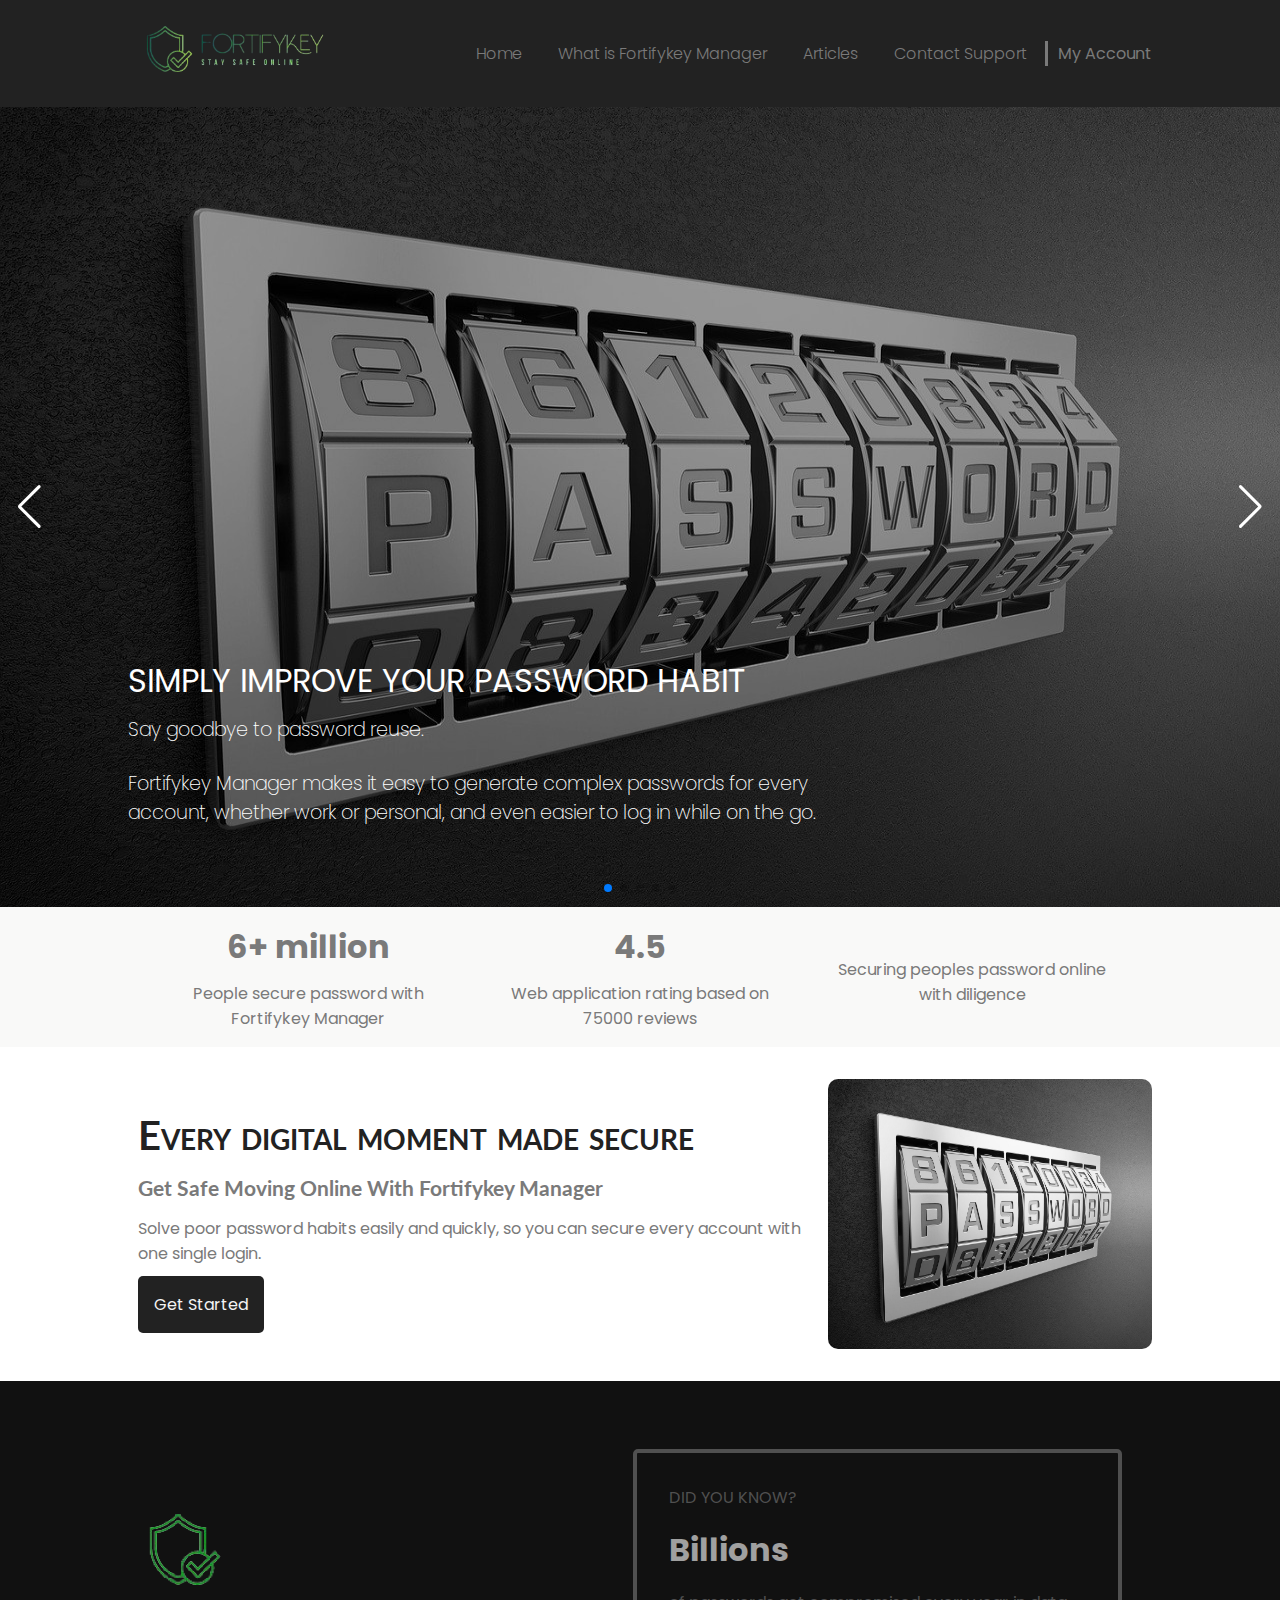
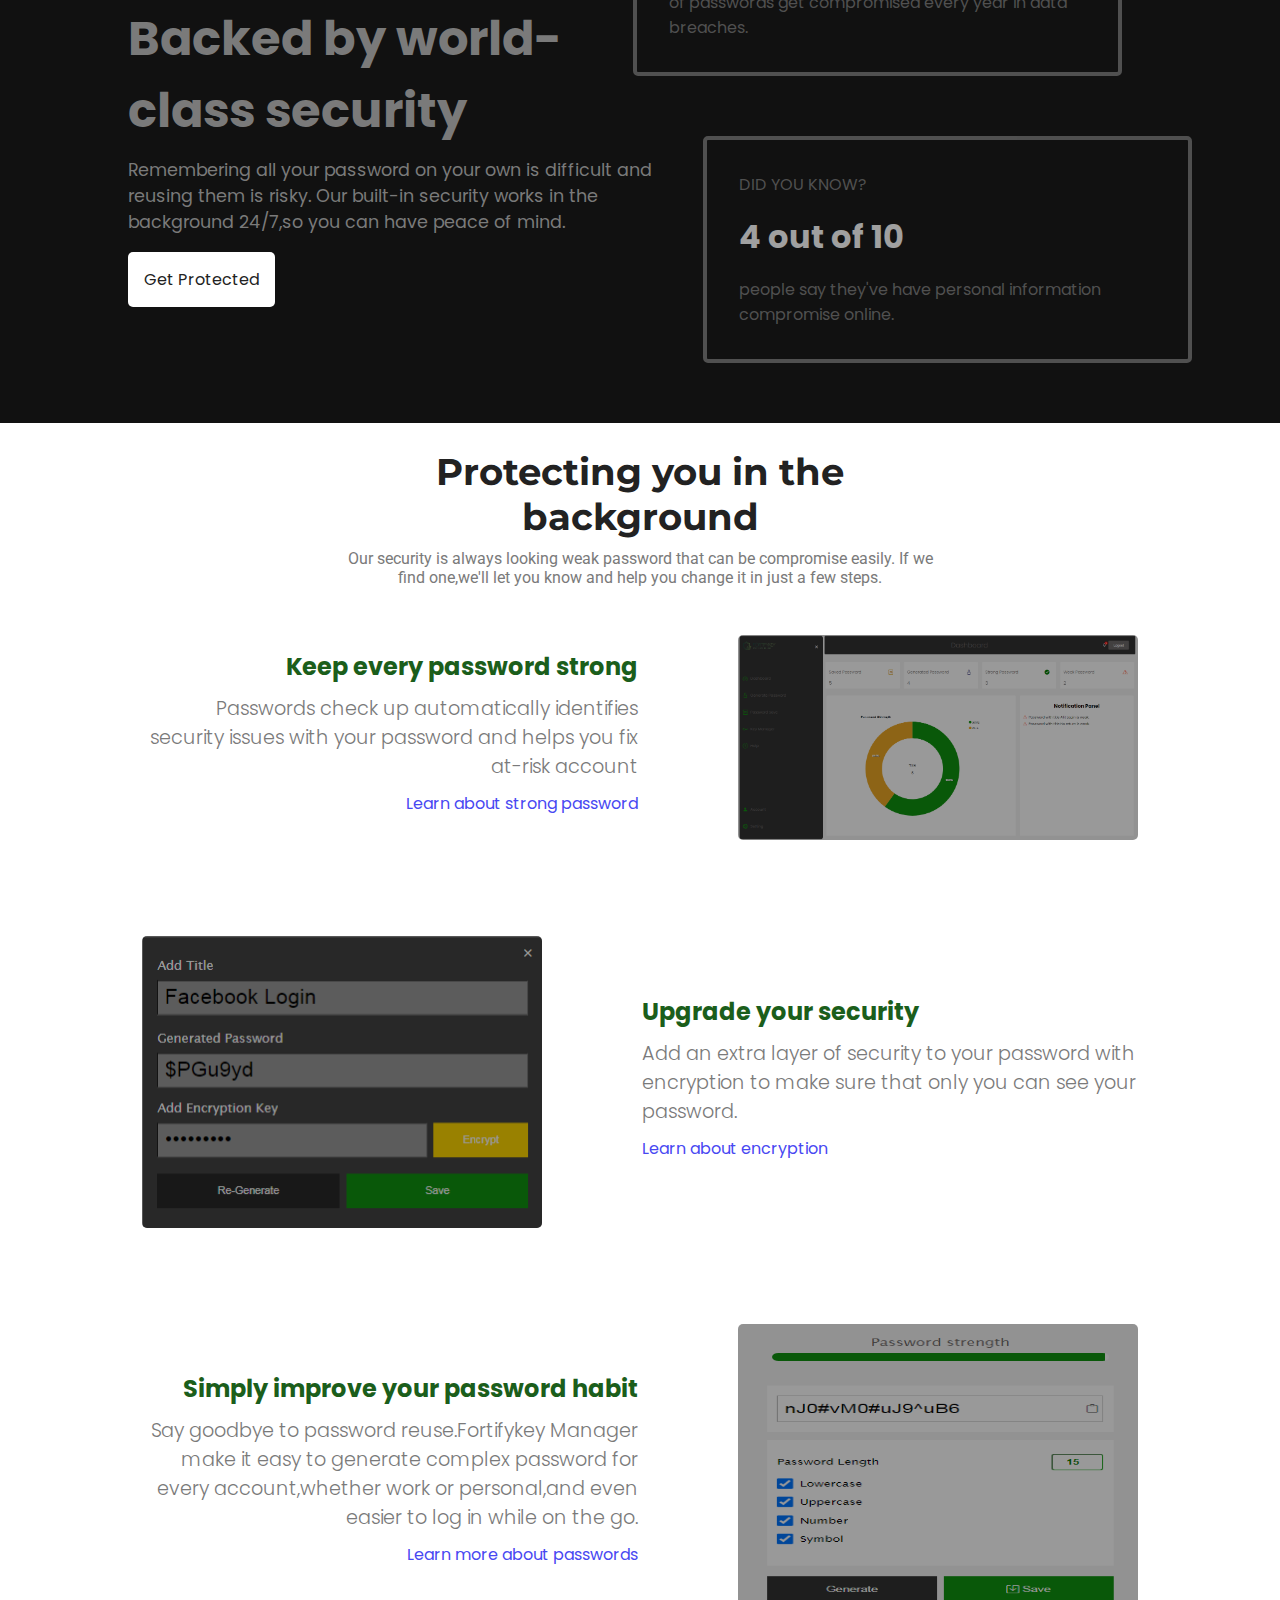
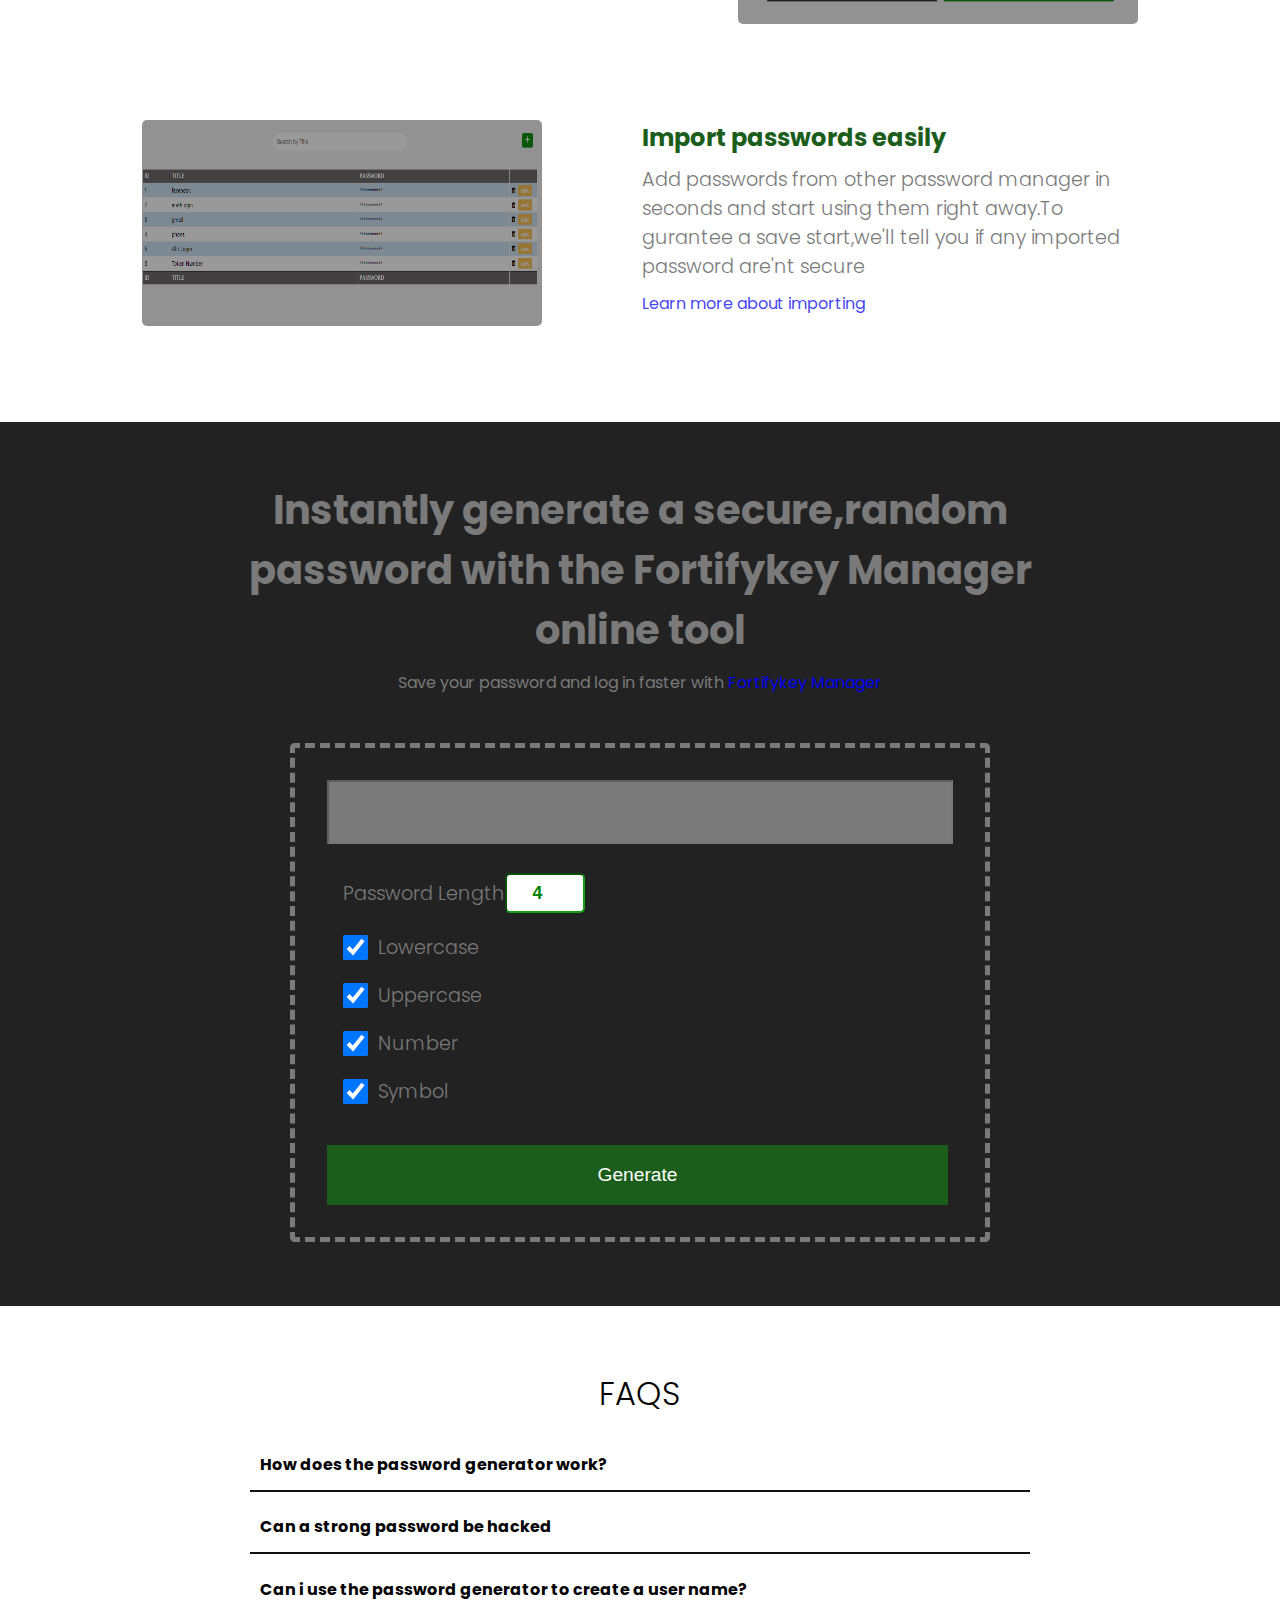
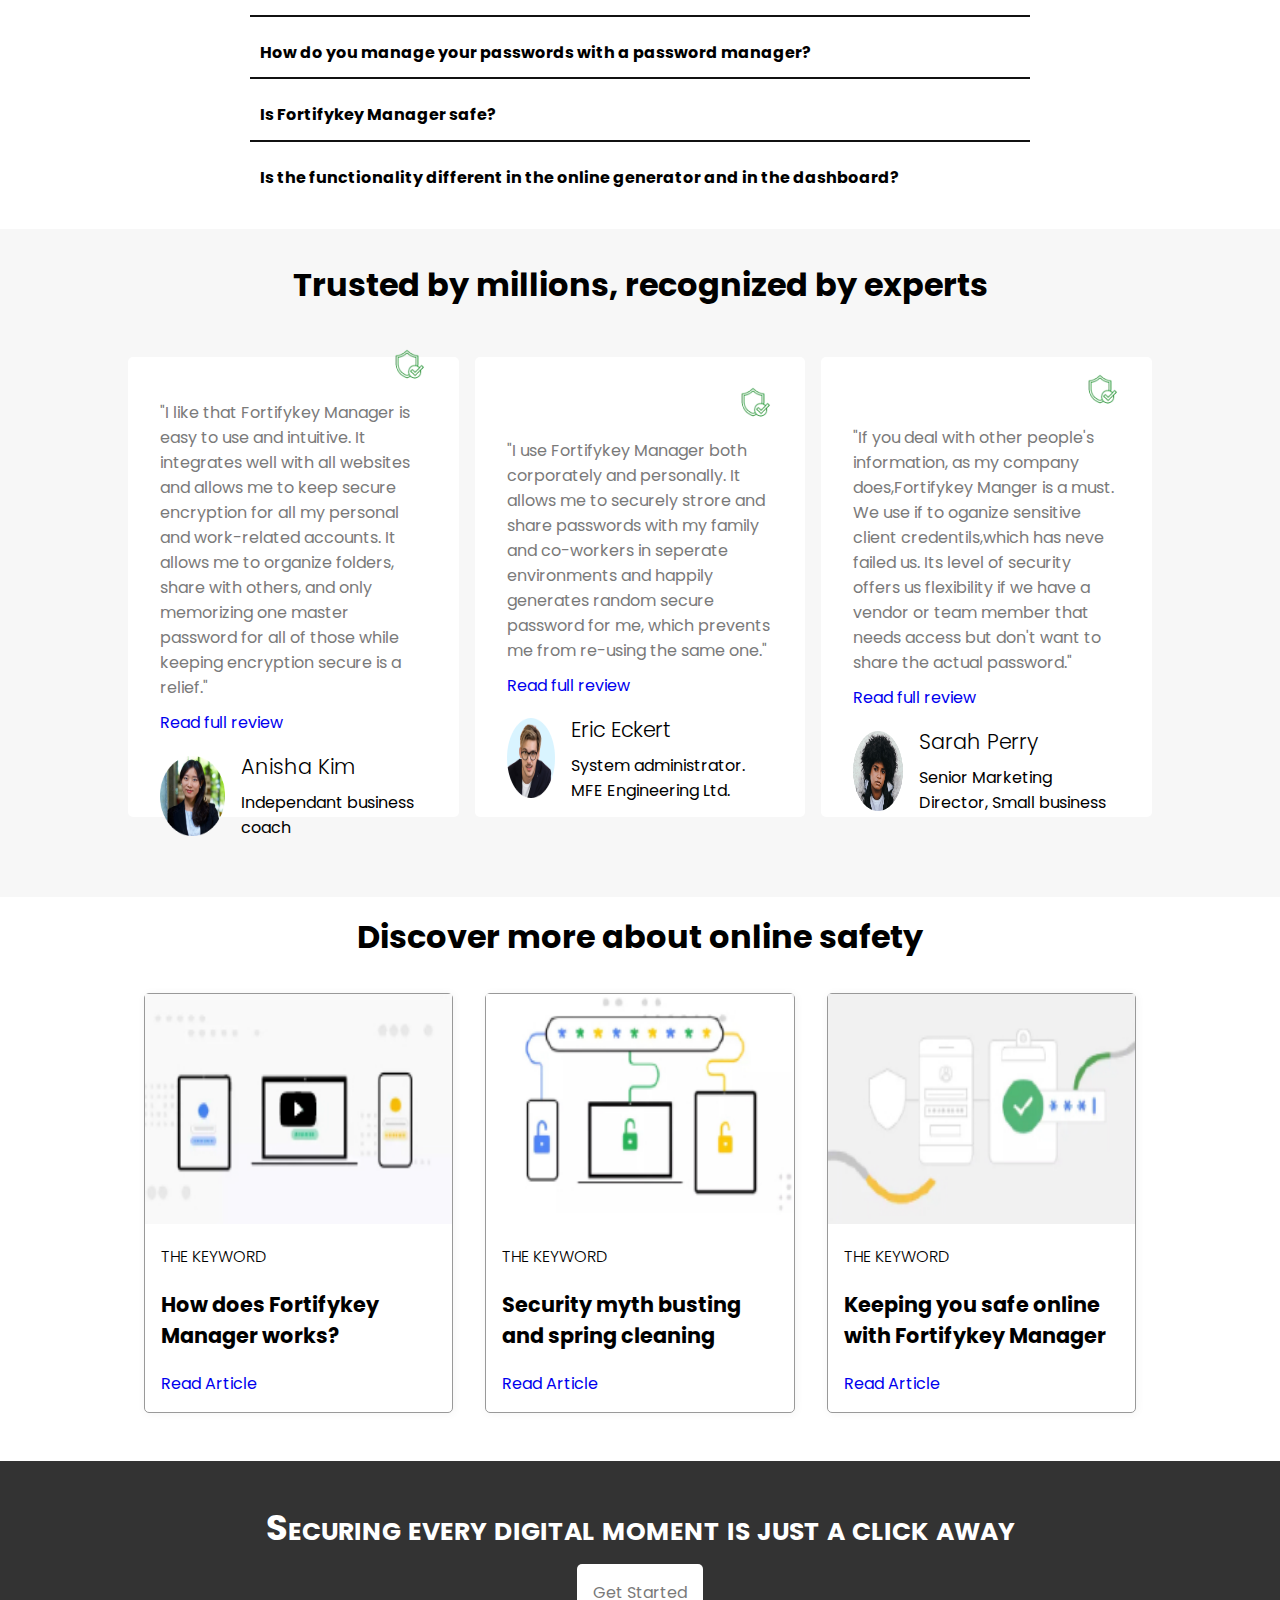
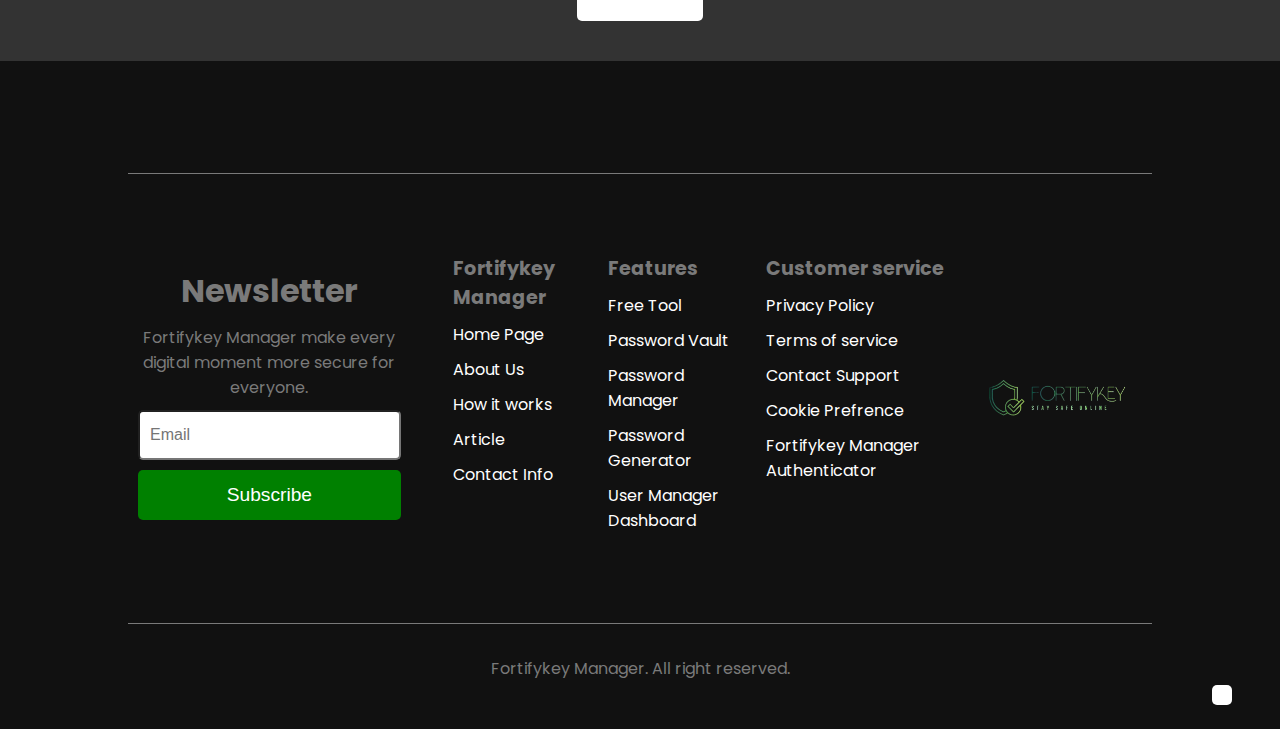
<file: index.html>
<!DOCTYPE html>
<html lang="en">
  <head>
    <meta charset="UTF-8" />
    <meta http-equiv="X-UA-Compatible" content="IE=edge" />
    <meta name="viewport" content="width=device-width, initial-scale=1.0" />
    <link
      rel="apple-touch-icon"
      sizes="180x180"
      href="img/favicon/apple-touch-icon.png"
    />
    <link
      rel="icon"
      type="image/png"
      sizes="32x32"
      href="img/favicon/favicon-32x32.png"
    />
    <link
      rel="icon"
      type="image/png"
      sizes="16x16"
      href="img/favicon/favicon-16x16.png"
    />
    <link rel="manifest" href="img/favicon/site.webmanifest" />
    <link
      rel="stylesheet"
      href="https://cdn.jsdelivr.net/npm/swiper@11/swiper-bundle.min.css"
    />

    <link
      rel="stylesheet"
      href="https://cdn.jsdelivr.net/npm/bootstrap-icons@1.11.1/font/bootstrap-icons.css"
      integrity="sha384-4LISF5TTJX/fLmGSxO53rV4miRxdg84mZsxmO8Rx5jGtp/LbrixFETvWa5a6sESd"
      crossorigin="anonymous"
    />
    <link rel="stylesheet" href="css/mainStyle.css" />
    <title>Fortifykey Manager</title>
  </head>
  <body>
    <header class="main-header">
      <div class="container flex">
        <div class="flex">
          <i class="bi bi-list hambuger"></i>
          <a href="#">
            <img src="img/logo.png" alt="logo" class="logo" />
          </a>
        </div>
        <nav class="nav-element flex">
          <ul class="nav-list flex">
            <li>
              <a href="index.html">Home</a>
            </li>
            <li>
              <a href="./html/about.html">What is Fortifykey Manager</a>
            </li>
            <li>
              <a href="./html/article.html">Articles</a>
            </li>
            <li>
              <a href="./html/contact.html">Contact Support</a>
            </li>
          </ul>
          <ul class="nav-list-mobile flex hidden">
            <li>
              <a href="index.html">Home</a>
            </li>
            <li>
              <a href="./html/about.html">What is Fortifykey Manager</a>
            </li>
            <li>
              <a href="./html/article.html">Articles</a>
            </li>
            <li>
              <a href="./html/contact.html">Contact Support</a>
            </li>
          </ul>
          <div class="btn-container">
            <a href="./html/log.html" class="link-btn flex">
              <i class="bi bi-person-fill account"></i>
              <p>My Account</p>
            </a>
          </div>
        </nav>
      </div>
    </header>
    <!-- Hero Section -->
    <main class="heroSection">
      <!-- Slider main container -->
      <div class="swiper">
        <!-- Additional required wrapper -->
        <div class="swiper-wrapper">
          <!-- Slides -->
          <!-- Slide 1 -->
          <div class="swiper-slide">
            <div class="overlay"></div>
            <img src="./img/img-5.jpg" alt="" class="img" />
            <div class="container">
              <div class="text-content">
                <h2>SIMPLY IMPROVE YOUR PASSWORD HABIT</h2>
                <p>Say goodbye to password reuse.</p>
                <br />
                <p>
                  Fortifykey Manager makes it easy to generate complex passwords
                  for every account, whether work or personal, and even easier
                  to log in while on the go.
                </p>
              </div>
            </div>
          </div>
          <!-- Slide2 -->
          <div class="swiper-slide">
            <div class="overlay"></div>
            <img src="./img/img-4.jpg" alt="" class="img" />
            <div class="container">
              <div class="text-content textSide">
                <h2>SAVE AND SECURE</h2>
                <p>Access your saved logins straight from your vault.</p>
                <br />
                <p>
                  With fortifykey, you use a meter password to encrypt and
                  access your password vault. Even if your device is hacked,
                  your vault remain protected.
                </p>
              </div>
            </div>
          </div>
          <!-- Slide3 -->
          <div class="swiper-slide">
            <div class="overlay"></div>
            <img src="./img/img-6.PNG" alt="" class="img" />
            <div class="container">
              <div class="text-content textSide">
                <h2>ALWAYS ON AND READY FOR YOU</h2>

                <p>Passwords made effortless.</p>
                <br />
                <p>
                  Fortifykey Manager securly saves your password in one place so
                  you can use them on any device anytime without needing to
                  remember your password.
                </p>
              </div>
            </div>
          </div>
          <!-- Slide4 -->
          <div class="swiper-slide">
            <div class="overlay"></div>
            <img src="./img/img-3.jpg" alt="" class="img" />
            <div class="container">
              <div class="text-content textSide">
                <h2>NEED A UNIQUE, SECURE PASSWORD?</h2>
                <p>Keep every password strong with Fortifykey Manager</p>
                <br />
                <p>
                  Password checkup automatically identifies security issues with
                  your passwords and helps you fix at-risk account.
                </p>
              </div>
            </div>
          </div>
          <!-- Slide5 -->
          <div class="swiper-slide">
            <div class="overlay"></div>
            <img src="./img/img-2.jpg" alt="" class="img" />
            <div class="container">
              <div class="text-content textSide">
                <h2>TAKE YOUR DATA WITH YOU</h2>
                <p>Leave password memorization in the past.</p>
                <br />
                <p>
                  Access your password anytime anywhere with fortifykey manager.
                  Without needing to remember or reuse password.
                </p>
              </div>
            </div>
          </div>
          <!--  -->
        </div>
        <!-- If we need pagination -->
        <div class="swiper-pagination"></div>

        <!-- If we need navigation buttons -->
        <div class="swiper-button-prev"></div>
        <div class="swiper-button-next"></div>
      </div>
    </main>

    <!--  -->
    <section class="prompt">
      <div class="container flex-center">
        <div class="prompt-content flex-center flex-column">
          <h1 id="view"></h1>
          <p>People secure password with Fortifykey Manager</p>
        </div>
        <div class="prompt-content flex-center flex-column">
          <h1>4.5 <i class="bi bi-star-fill"></i></h1>
          <p>Web application rating based on 75000 reviews</p>
        </div>
        <div class="prompt-content flex-center flex-column">
          <h1 id="years"></h1>
          <p>Securing peoples password online with diligence</p>
        </div>
      </div>
    </section>

    <!-- About Section -->
    <section class="about-section">
      <div class="container grid">
        <div class="content flex-center flex-column">
          <h2>Every digital moment made secure</h2>
          <h3>Get Safe Moving Online With Fortifykey Manager</h3>
          <p>
            Solve poor password habits easily and quickly, so you can secure
            every account with one single login.
          </p>
          <a href="./html/signup.html">Get Started</a>
        </div>
        <div class="about-img">
          <img src="./img/img-5.jpg" alt="" />
        </div>
      </div>
    </section>
    <!-- Intro -->
    <section class="intro-section">
      <div class="container flex">
        <div class="intro-content">
          <img src="./img/shield.png" alt="shield" />
          <h1>Backed by world-class security</h1>
          <p>
            Remembering all your password on your own is difficult and reusing
            them is risky. Our built-in security works in the background 24/7,so
            you can have peace of mind.
          </p>
          <a href="./html/signup.html">Get Protected</a>
        </div>
        <div class="diduknow">
          <div class="card">
            <p>DID YOU KNOW?</p>
            <h1>Billions</h1>
            <p>of passwords get compromised every year in data breaches.</p>
          </div>
          <div class="card">
            <p>DID YOU KNOW?</p>
            <h1>4 out of 10</h1>
            <p>
              people say they've have personal information compromise online.
            </p>
          </div>
        </div>
      </div>
    </section>
    <!-- Features Section -->
    <section class="features-section">
      <div class="container">
        <h1>Protecting you in the background</h1>
        <p>
          Our security is always looking weak password that can be compromise
          easily. If we find one,we'll let you know and help you change it in
          just a few steps.
        </p>
        <!-- Card 1 -->
        <div class="features-card grid">
          <div class="card-content flex-end flex-column">
            <h2>Keep every password strong</h2>
            <p>
              Passwords check up automatically identifies security issues with
              your password and helps you fix at-risk account
            </p>
            <a href="#"
              >Learn about strong password
              <i class="bi bi-arrow-up-right"></i>
            </a>
          </div>
          <div class="card-img flex">
            <div class="overlay"></div>
            <img src="./img/dashboard.png" alt="" />
          </div>
        </div>
        <!-- Card 2 -->
        <div class="features-card grid">
          <div class="card-img flex">
            <div class="overlay"></div>
            <img src="./img/security.PNG" alt="" />
          </div>
          <div class="card-content flex-start flex-column">
            <h2>Upgrade your security</h2>
            <p>
              Add an extra layer of security to your password with encryption to
              make sure that only you can see your password.
            </p>
            <a href="#"
              >Learn about encryption <i class="bi bi-arrow-up-right"></i
            ></a>
          </div>
        </div>
        <!-- Cared 3 -->
        <div class="features-card grid">
          <div class="card-content flex-end flex-column">
            <h2>Simply improve your password habit</h2>
            <p>
              Say goodbye to password reuse.Fortifykey Manager make it easy to
              generate complex password for every account,whether work or
              personal,and even easier to log in while on the go.
            </p>
            <a href="#"
              >Learn more about passwords <i class="bi bi-arrow-up-right"></i
            ></a>
          </div>
          <div class="card-img flex">
            <div class="overlay"></div>
            <img src="./img/complex.PNG" alt="" class="img-height" />
          </div>
        </div>
        <!-- Card 4 -->
        <div class="features-card grid">
          <div class="card-img flex">
            <div class="overlay"></div>
            <img src="./img/import.PNG" alt="" />
          </div>
          <div class="card-content flex-start flex-column">
            <h2>Import passwords easily</h2>
            <p>
              Add passwords from other password manager in seconds and start
              using them right away.To gurantee a save start,we'll tell you if
              any imported password are'nt secure
            </p>
            <a href="#"
              >Learn more about importing <i class="bi bi-arrow-up-right"></i
            ></a>
          </div>
        </div>
      </div>
    </section>
    <!-- Free tools -->
    <section class="freetool-section">
      <div class="container">
        <h1 class="tool-title">
          Instantly generate a secure,random password with the Fortifykey
          Manager online tool
        </h1>
        <p class="tool-sub-title">
          Save your password and log in faster with
          <a href="./html/signup.html"> Fortifykey Manager</a>
        </p>
        <form class="card-form">
          <div class="form-control screen-con">
            <input
              type="text"
              name="screen"
              id="screen"
              class="screen"
              disabled
            />
            <p class="copy-success flex hidden">
              <i class="bi bi-check"></i>copied
            </p>
            <i class="bi bi-clipboard" id="copy-password"></i>
          </div>
          <div class="input-con">
            <div class="form-control len">
              <label for="length">Password Length</label>
              <input
                type="number"
                name="length"
                id="length"
                class="length"
                value="4"
                min="4"
                max="20"
              />
            </div>
            <div class="form-control">
              <input
                type="checkbox"
                checked
                name="lowercase"
                id="lowercase"
                class="lowercase"
              />
              <label for="lowercase">Lowercase</label>
            </div>
            <div class="form-control">
              <input
                type="checkbox"
                checked
                name="uppercase"
                id="uppercase"
                class="uppercase"
              />
              <label for="uppercase">Uppercase</label>
            </div>
            <div class="form-control">
              <input
                type="checkbox"
                checked
                name="number"
                id="number"
                class="number"
              />
              <label for="number">Number</label>
            </div>
            <div class="form-control">
              <input
                type="checkbox"
                checked
                name="symbol"
                id="symbol"
                class="symbol"
              />
              <label for="symbol">Symbol</label>
            </div>
          </div>
          <div class="btn-container">
            <button type="button" class="button btn-gen">
              <i class="bi bi-arrow-circle"></i> Generate
            </button>
          </div>
        </form>
      </div>
    </section>

    <!-- FAQs -->
    <section class="faqs-section">
      <div class="container faqs-container">
        <h1 class="heading">FAQS</h1>
        <!-- 0ne -->
        <div class="faqs">
          <div class="title-container">
            <h2>How does the password generator work?</h2>
            <i class="bi bi-chevron-down"></i>
          </div>
          <p class="faqs-content hidden">
            Lorem ipsum dolor sit amet consectetur, adipisicing elit. Odio
            suscipit excepturi tenetur explicabo eos quia ea officia quasi
            distinctio dolor.
          </p>
        </div>
        <!-- Two -->
        <div class="faqs">
          <div class="title-container">
            <h2>Can a strong password be hacked</h2>
            <i class="bi bi-chevron-down"></i>
          </div>
          <p class="faqs-content hidden">
            Lorem ipsum dolor sit amet consectetur, adipisicing elit. Odio
            suscipit excepturi tenetur explicabo eos quia ea officia quasi
            distinctio dolor.
          </p>
        </div>
        <!-- Three -->
        <div class="faqs">
          <div class="title-container">
            <h2>Can i use the password generator to create a user name?</h2>
            <i class="bi bi-chevron-down"></i>
          </div>
          <p class="faqs-content hidden">
            Lorem ipsum dolor sit amet consectetur, adipisicing elit. Odio
            suscipit excepturi tenetur explicabo eos quia ea officia quasi
            distinctio dolor.
          </p>
        </div>
        <!-- Four -->
        <div class="faqs">
          <div class="title-container">
            <h2>How do you manage your passwords with a password manager?</h2>
            <i class="bi bi-chevron-down"></i>
          </div>
          <p class="faqs-content hidden">
            Lorem ipsum dolor sit amet consectetur, adipisicing elit. Odio
            suscipit excepturi tenetur explicabo eos quia ea officia quasi
            distinctio dolor.
          </p>
        </div>
        <!-- Five -->
        <div class="faqs">
          <div class="title-container">
            <h2>Is Fortifykey Manager safe?</h2>
            <i class="bi bi-chevron-down"></i>
          </div>
          <p class="faqs-content hidden">
            Lorem ipsum dolor sit amet consectetur, adipisicing elit. Odio
            suscipit excepturi tenetur explicabo eos quia ea officia quasi
            distinctio dolor.
          </p>
        </div>
        <!-- Six -->
        <div class="faqs">
          <div class="title-container">
            <h2>
              Is the functionality different in the online generator and in the
              dashboard?
            </h2>
            <i class="bi bi-chevron-down"></i>
          </div>
          <p class="faqs-content hidden">
            Lorem ipsum dolor sit amet consectetur, adipisicing elit. Odio
            suscipit excepturi tenetur explicabo eos quia ea officia quasi
            distinctio dolor.
          </p>
        </div>
      </div>
    </section>
    <!-- Testimonial -->
    <section class="testimonial-section">
      <div class="container">
        <h1>Trusted by millions, recognized by experts</h1>
        <div class="testimonial-cards flex">
          <!-- Card One -->
          <div class="tes-card">
            <div class="card-header flex">
              <div class="star-container">
                <i class="bi bi-star-fill"></i>
                <i class="bi bi-star-fill"></i>
                <i class="bi bi-star-fill"></i>
                <i class="bi bi-star-fill"></i>
                <i class="bi bi-star-fill"></i>
              </div>
              <div class="logo-tes">
                <img src="./img/favicon/android-chrome-192x192.png" alt="" />
              </div>
            </div>
            <div class="tes-card-content">
              <p>
                "I like that Fortifykey Manager is easy to use and intuitive. It
                integrates well with all websites and allows me to keep secure
                encryption for all my personal and work-related accounts. It
                allows me to organize folders, share with others, and only
                memorizing one master password for all of those while keeping
                encryption secure is a relief."
              </p>
              <a href="#"
                >Read full review
                <i class="bi bi-arrow-up-right-square-fill"></i>
              </a>
            </div>
            <div class="card-profile">
              <div class="profile-img">
                <img src="./img/people01.png" alt="" />
              </div>
              <div class="profile-details">
                <h2>Anisha Kim</h2>
                <p>Independant business coach</p>
              </div>
            </div>
          </div>
          <!-- Card Two -->
          <div class="tes-card">
            <div class="card-header flex">
              <div class="star-container">
                <i class="bi bi-star-fill"></i>
                <i class="bi bi-star-fill"></i>
                <i class="bi bi-star-fill"></i>
                <i class="bi bi-star-fill"></i>
                <i class="bi bi-star-fill"></i>
              </div>
              <div class="logo-tes">
                <img src="./img/favicon/android-chrome-192x192.png" alt="" />
              </div>
            </div>
            <div class="tes-card-content">
              <p>
                "I use Fortifykey Manager both corporately and personally. It
                allows me to securely strore and share passwords with my family
                and co-workers in seperate environments and happily generates
                random secure password for me, which prevents me from re-using
                the same one."
              </p>
              <a href="#"
                >Read full review
                <i class="bi bi-arrow-up-right-square-fill"></i
              ></a>
            </div>
            <div class="card-profile">
              <div class="profile-img">
                <img src="./img/people02.png" alt="" />
              </div>
              <div class="profile-details">
                <h2>Eric Eckert</h2>
                <p>System administrator. MFE Engineering Ltd.</p>
              </div>
            </div>
          </div>
          <!-- Card Three -->
          <div class="tes-card">
            <div class="card-header flex">
              <div class="star-container">
                <i class="bi bi-star-fill"></i>
                <i class="bi bi-star-fill"></i>
                <i class="bi bi-star-fill"></i>
                <i class="bi bi-star-fill"></i>
                <i class="bi bi-star-half"></i>
              </div>
              <div class="logo-tes">
                <img src="./img/favicon/android-chrome-192x192.png" alt="" />
              </div>
            </div>
            <div class="tes-card-content">
              <p>
                "If you deal with other people's information, as my company
                does,Fortifykey Manger is a must. We use if to oganize sensitive
                client credentils,which has neve failed us. Its level of
                security offers us flexibility if we have a vendor or team
                member that needs access but don't want to share the actual
                password."
              </p>
              <a href="#"
                >Read full review
                <i class="bi bi-arrow-up-right-square-fill"></i
              ></a>
            </div>
            <div class="card-profile">
              <div class="profile-img">
                <img src="./img/people07.png" alt="" />
              </div>
              <div class="profile-details">
                <h2>Sarah Perry</h2>
                <p>Senior Marketing Director, Small business</p>
              </div>
            </div>
          </div>
          <!-- Cards -->
        </div>
      </div>
    </section>
    <!-- Blog -->
    <section class="blog-section">
      <div class="container">
        <h1>Discover more about online safety</h1>
        <div class="blog-cards flex-center">
          <!-- Card 1 -->
          <div class="blog-card">
            <div class="blog-card-img">
              <img src="./img/video.PNG" alt="" />
            </div>
            <div class="blog-card-content">
              <h4>THE KEYWORD</h4>
              <h1>How does Fortifykey Manager works?</h1>
              <a href="./html/article.html"
                >Read Article <i class="bi bi-arrow-up-right"></i
              ></a>
            </div>
          </div>
          <!-- Card 2 -->
          <div class="blog-card">
            <div class="blog-card-img">
              <img src="./img/securityMyth.PNG" alt="" />
            </div>
            <div class="blog-card-content">
              <h4>THE KEYWORD</h4>
              <h1>Security myth busting and spring cleaning</h1>
              <a href="./html/article.html"
                >Read Article <i class="bi bi-arrow-up-right"></i
              ></a>
            </div>
          </div>
          <!-- Card 3 -->
          <div class="blog-card">
            <div class="blog-card-img">
              <img src="./img/manage.PNG" alt="" />
            </div>
            <div class="blog-card-content">
              <h4>THE KEYWORD</h4>
              <h1>Keeping you safe online with Fortifykey Manager</h1>
              <a href="./html/article.html"
                >Read Article <i class="bi bi-arrow-up-right"></i
              ></a>
            </div>
          </div>
        </div>
      </div>
    </section>

    <!-- Main -->
    <section class="hero-footer">
      <div class="container flex-center flex-column">
        <h1>Securing every digital moment is just a click away</h1>
        <a href="./html/signup.html">Get Started</a>
      </div>
    </section>
    <!-- Footer -->
    <footer class="footer-section">
      <a href="#" class="nav-top" title="Go Back To The Top"
        ><i class="bi bi-arrow-up"></i
      ></a>
      <div class="container">
        <div class="social-links">
          <i class="bi bi-facebook"></i>
          <i class="bi bi-twitter-x"></i>
          <i class="bi bi-instagram"></i>
          <i class="bi bi-linkedin"></i>
          <i class="bi bi-medium"></i>
          <i class="bi bi-reddit"></i>
        </div>
        <div class="main-footer flex">
          <div class="newsletter flex-center flex-column">
            <h1>Newsletter</h1>
            <p>
              Fortifykey Manager make every digital moment more secure for
              everyone.
            </p>
            <form>
              <input
                type="email"
                placeholder="Email"
                class="email-newsletter"
              />
              <button type="submit" class="newsletter-btn">Subscribe</button>
            </form>
          </div>
          <div class="footer-links">
            <div class="link">
              <h2>Fortifykey Manager</h2>
              <ul>
                <li><a href="index.html">Home Page</a></li>
                <li><a href="./html/about.html">About Us</a></li>
                <li><a href="./html/about.html">How it works</a></li>
                <li><a href="./html/article.html">Article</a></li>
                <li><a href="./html/contact.html">Contact Info</a></li>
              </ul>
            </div>
            <div class="link">
              <h2>Features</h2>
              <ul>
                <li><a href="#">Free Tool</a></li>
                <li><a href="#">Password Vault</a></li>
                <li><a href="#">Password Manager</a></li>
                <li><a href="#">Password Generator</a></li>
                <li><a href="#">User Manager Dashboard</a></li>
              </ul>
            </div>
            <div class="link">
              <h2>Customer service</h2>
              <ul>
                <li><a href="#">Privacy Policy</a></li>
                <li><a href="#">Terms of service</a></li>
                <li><a href="#">Contact Support</a></li>
                <li><a href="#">Cookie Prefrence</a></li>
                <li><a href="#">Fortifykey Manager Authenticator</a></li>
              </ul>
            </div>
          </div>
          <div class="footer-logo flex-center">
            <img src="./img/logo.png" alt="" class="" />
          </div>
        </div>
        <div class="copyright">
          <p>
            <i class="bi bi-c-circle"></i> Fortifykey Manager. All right
            reserved.
          </p>
        </div>
      </div>
    </footer>
    <script src="./js/main.js"></script>
    <script src="https://cdn.jsdelivr.net/npm/swiper@11/swiper-bundle.min.js"></script>
    <script>
      const swiper = new Swiper('.swiper', {
        // Optional parameters
        direction: 'horizontal',
        loop: true,
        autoplay: {
          delay: 8000, // Time between slides in milliseconds
          disableOnInteraction: false, // Set to false if you want autoplay to continue even when user interacts with slides
        },

        // If we need pagination
        pagination: {
          el: '.swiper-pagination',
          clickable: true,
        },

        // Navigation arrows
        navigation: {
          nextEl: '.swiper-button-next',
          prevEl: '.swiper-button-prev',
        },
      });
    </script>
  </body>
</html>
</file>
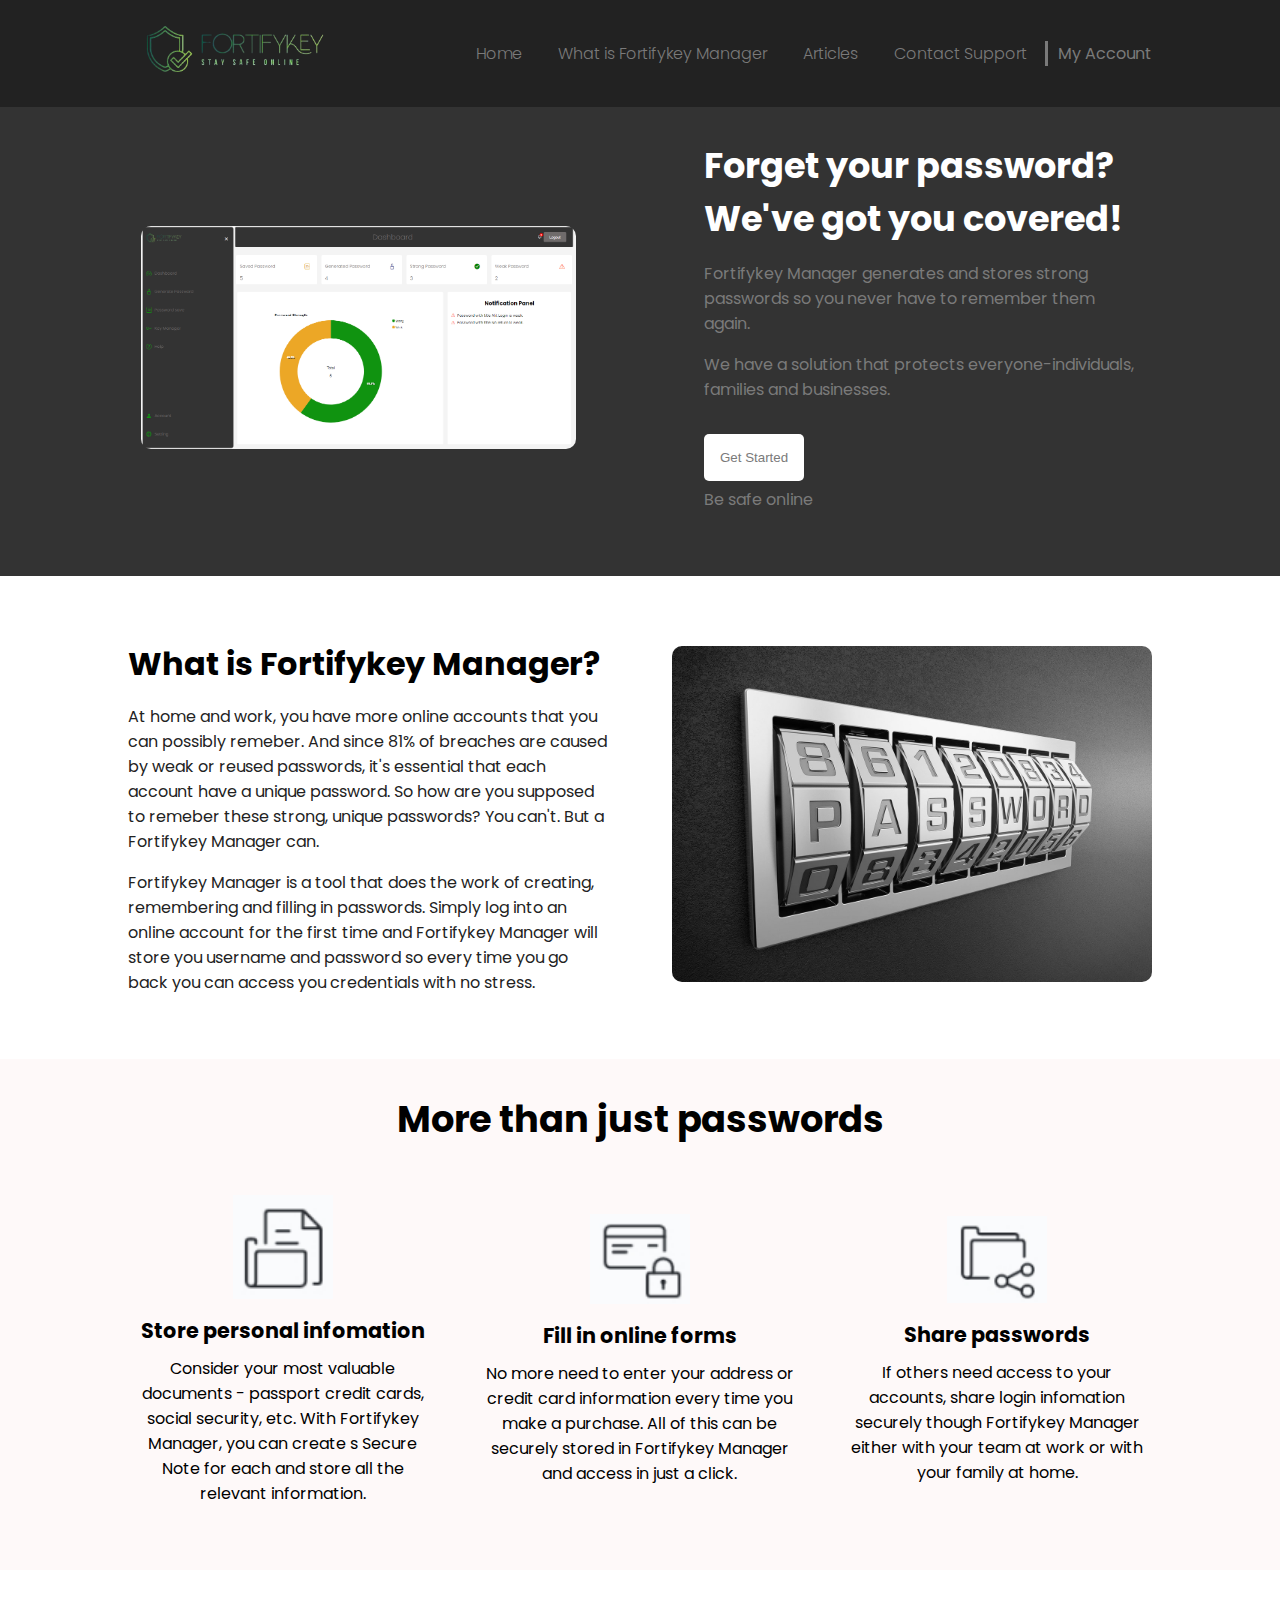
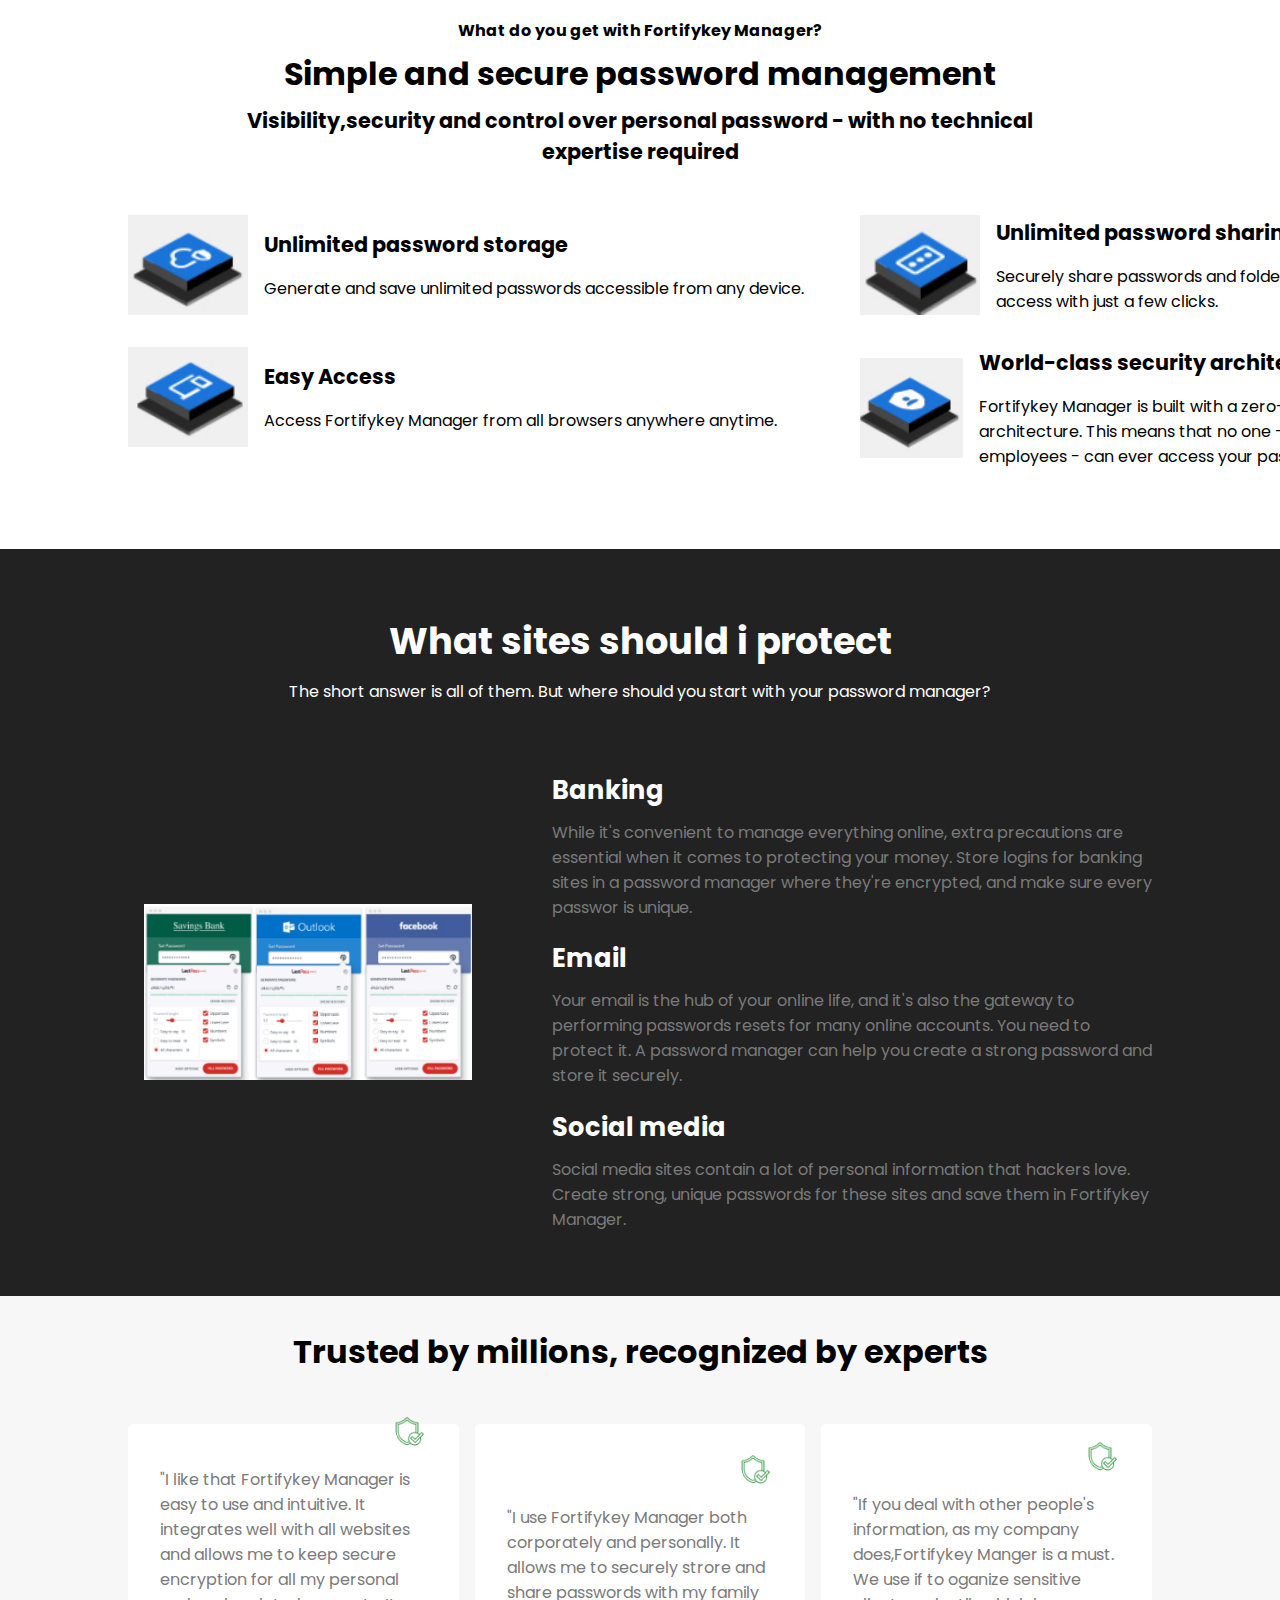
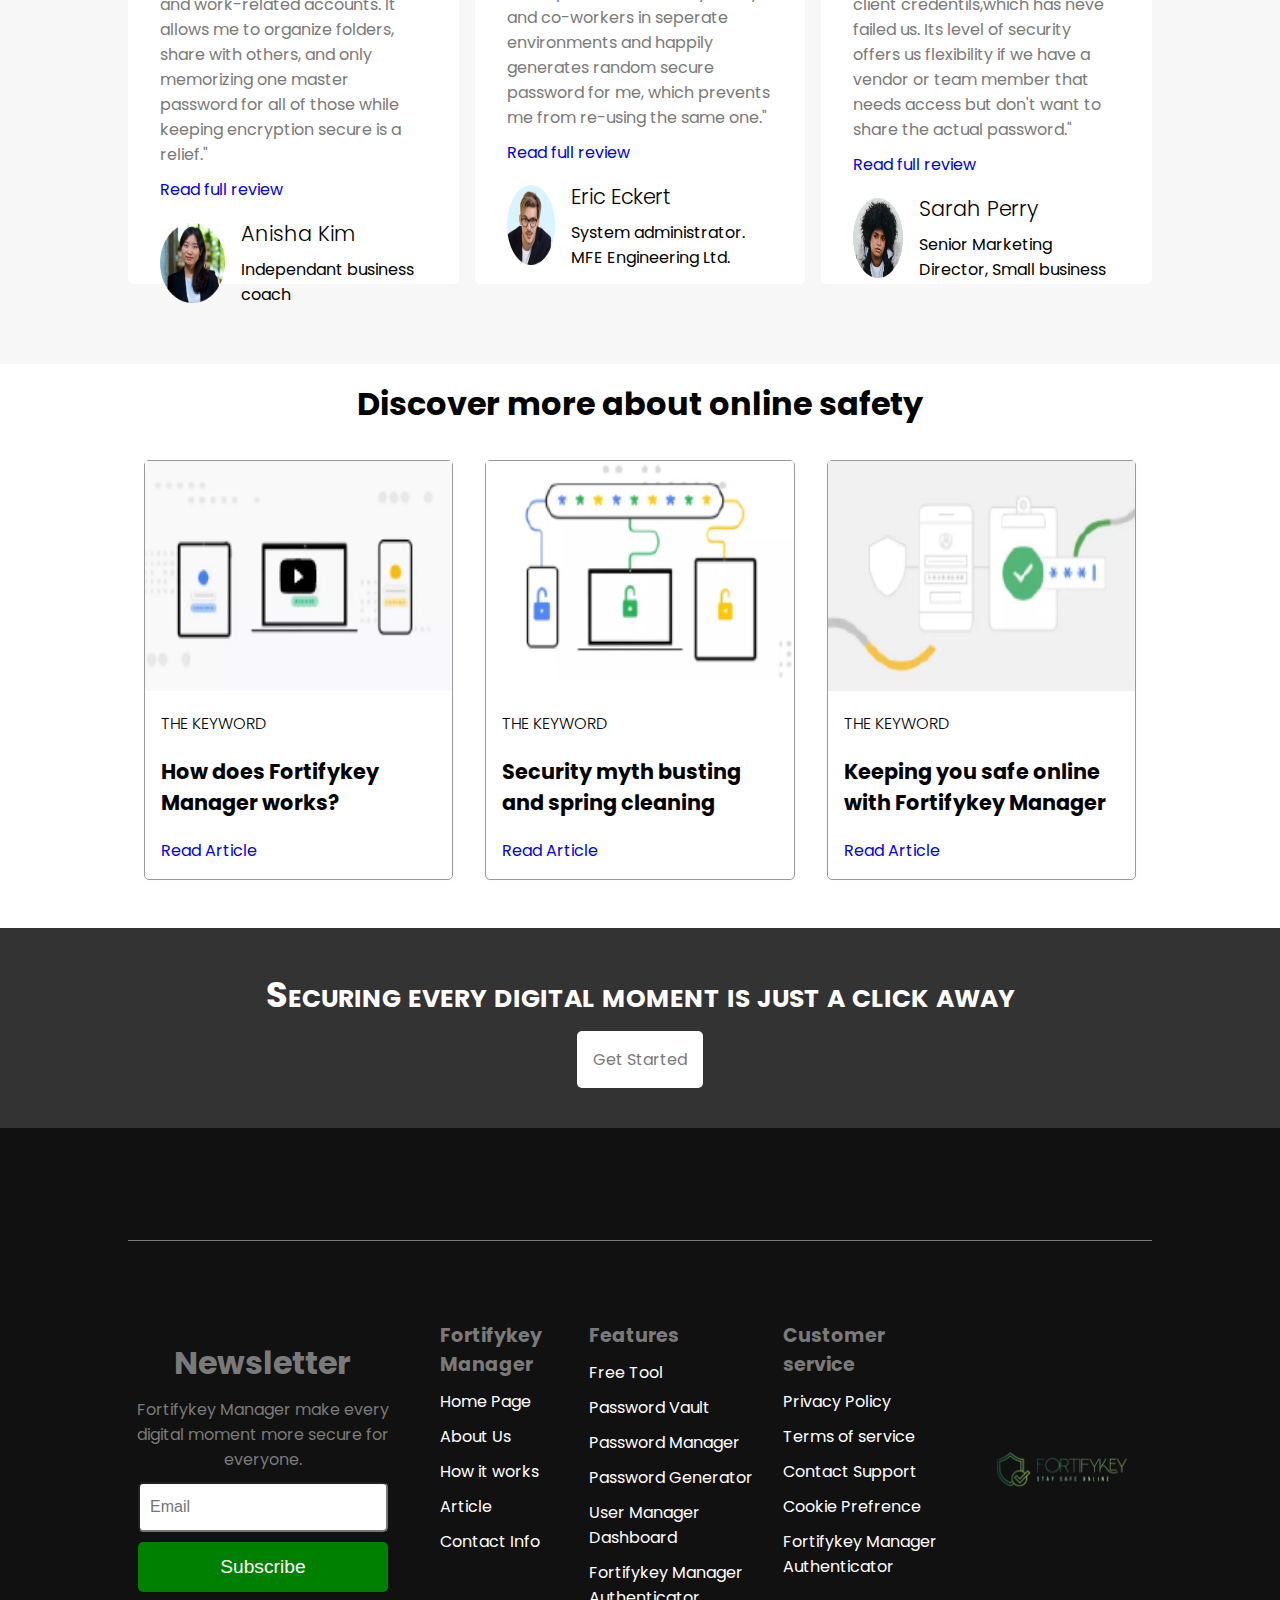
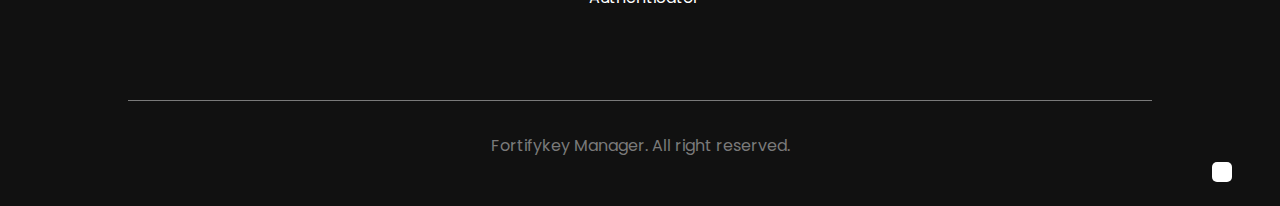
<file: html/about.html>
<!DOCTYPE html>
<html lang="en">
  <head>
    <meta charset="UTF-8" />
    <meta http-equiv="X-UA-Compatible" content="IE=edge" />
    <meta name="viewport" content="width=device-width, initial-scale=1.0" />
    <link
      rel="apple-touch-icon"
      sizes="180x180"
      href="../img/favicon/apple-touch-icon.png"
    />
    <link
      rel="icon"
      type="image/png"
      sizes="32x32"
      href="../img/favicon/favicon-32x32.png"
    />
    <link
      rel="icon"
      type="image/png"
      sizes="16x16"
      href="../img/favicon/favicon-16x16.png"
    />
    <link rel="manifest" href="../img/favicon/site.webmanifest" />
    <link
      rel="stylesheet"
      href="https://cdn.jsdelivr.net/npm/bootstrap-icons@1.11.1/font/bootstrap-icons.css"
      integrity="sha384-4LISF5TTJX/fLmGSxO53rV4miRxdg84mZsxmO8Rx5jGtp/LbrixFETvWa5a6sESd"
      crossorigin="anonymous"
    />
    <link rel="stylesheet" href="../css/mainStyle.css" />
    <link rel="stylesheet" href="../css/aboutStyle.css" />
    <title>Fortifykey Manager</title>
  </head>
  <body>
    <header class="main-header">
      <div class="container flex">
        <div class="flex">
          <i class="bi bi-list hambuger"></i>
          <a href="../index.html">
            <img src="../img/logo.png" alt="logo" class="logo" />
          </a>
        </div>
        <nav class="nav-element flex">
          <ul class="nav-list flex">
            <li>
              <a href="../index.html">Home</a>
            </li>
            <li>
              <a href="./about.html">What is Fortifykey Manager</a>
            </li>
            <li>
              <a href="./article.html">Articles</a>
            </li>
            <li>
              <a href="./contact.html">Contact Support</a>
            </li>
          </ul>
          <ul class="nav-list-mobile flex hidden">
            <li>
              <a href="../index.html">Home</a>
            </li>
            <li>
              <a href="./about.html">What is Fortifykey Manager</a>
            </li>
            <li>
              <a href="./article.html">Articles</a>
            </li>
            <li>
              <a href="./contact.html">Contact Support</a>
            </li>
          </ul>
          <div class="btn-container">
            <a href="./log.html" class="link-btn flex">
              <i class="bi bi-person-fill account"></i>
              <p>My Account</p>
            </a>
          </div>
        </nav>
      </div>
    </header>

    <!-- HeroSection -->
    <main class="about-hero">
      <div class="container flex-center">
        <div class="about_hero_img">
          <img src="../img/dashboard.png" alt="" />
        </div>
        <div class="about_hero_content">
          <h1>Forget your password? We've got you covered!</h1>
          <p>
            Fortifykey Manager generates and stores strong passwords so you
            never have to remember them again.
          </p>
          <p>
            We have a solution that protects everyone-individuals, families and
            businesses.
          </p>
          <div class="about_hero_btn_container flex-start flex-column">
            <button type="button" class="about_hero_btn">Get Started</button>
            <p>Be safe online</p>
          </div>
        </div>
      </div>
    </main>

    <!-- About -->

    <section class="about_section">
      <div class="container flex-center">
        <div class="about_content">
          <h2>What is Fortifykey Manager?</h2>
          <p>
            At home and work, you have more online accounts that you can
            possibly remeber. And since 81% of breaches are caused by weak or
            reused passwords, it's essential that each account have a unique
            password. So how are you supposed to remeber these strong, unique
            passwords? You can't. But a Fortifykey Manager can.
          </p>
          <p>
            Fortifykey Manager is a tool that does the work of creating,
            remembering and filling in passwords. Simply log into an online
            account for the first time and Fortifykey Manager will store you
            username and password so every time you go back you can access you
            credentials with no stress.
          </p>
        </div>

        <div class="about_img">
          <img src="../img/img-5.jpg" alt="" />
        </div>
      </div>
    </section>

    <!-- More content -->
    <section class="_features">
      <div class="container">
        <h1>More than just passwords</h1>
        <div class="_features_content_container flex-center">
          <div class="_features_content flex-center flex-column">
            <img src="../img/folderImg.PNG" alt="null" />
            <h3>Store personal infomation</h3>
            <p>
              Consider your most valuable documents - passport credit cards,
              social security, etc. With Fortifykey Manager, you can create s
              Secure Note for each and store all the relevant information.
            </p>
          </div>
          <div class="_features_content flex-center flex-column">
            <img src="../img/formImg.PNG" alt="null" />
            <h3>Fill in online forms</h3>
            <p>
              No more need to enter your address or credit card information
              every time you make a purchase. All of this can be securely stored
              in Fortifykey Manager and access in just a click.
            </p>
          </div>
          <div class="_features_content flex-center flex-column">
            <img src="../img/shareImg.PNG" alt="null" />
            <h3>Share passwords</h3>
            <p>
              If others need access to your accounts, share login infomation
              securely though Fortifykey Manager either with your team at work
              or with your family at home.
            </p>
          </div>
        </div>
      </div>
    </section>

    <!-- Offers -->
    <section class="offers">
      <div class="container">
        <h4>What do you get with Fortifykey Manager?</h4>
        <h1>Simple and secure password management</h1>
        <h3>
          Visibility,security and control over personal password - with no
          technical expertise required
        </h3>
        <div class="offers_content_container">
          <div class="offers_content flex">
            <img src="../img/storage.PNG" alt="" />
            <div class="text_content">
              <h3>Unlimited password storage</h3>
              <p>
                Generate and save unlimited passwords accessible from any
                device.
              </p>
            </div>
          </div>
          <div class="offers_content flex">
            <img src="../img/share.PNG" alt="" />
            <div class="text_content">
              <h3>Unlimited password sharing</h3>
              <p>
                Securely share passwords and folders with ease. Instantly revoke
                access with just a few clicks.
              </p>
            </div>
          </div>
          <div class="offers_content flex">
            <img src="../img/devices.PNG" alt="" />
            <div class="text_content">
              <h3>Easy Access</h3>
              <p>
                Access Fortifykey Manager from all browsers anywhere anytime.
              </p>
            </div>
          </div>
          <div class="offers_content flex">
            <img src="../img/security-other.PNG" alt="" />
            <div class="text_content">
              <h3>World-class security architecture</h3>
              <p>
                Fortifykey Manager is built with a zero-trust, zero-knowledge
                security architecture. This means that no one - not even
                Fortifykey Manager employees - can ever access your passwords or
                data.
              </p>
            </div>
          </div>
        </div>
      </div>
    </section>

    <!-- Awareness -->
    <section class="awareness">
      <div class="container">
        <h1>What sites should i protect</h1>
        <p>
          The short answer is all of them. But where should you start with your
          password manager?
        </p>
        <div class="awareness_content_container flex-center">
          <div class="awarness_img flex-center">
            <img src="../img/emailImage.PNG" alt="nul" />
          </div>
          <div class="flex-start flex-column">
            <div class="awareness_content">
              <h1>Banking</h1>
              <p>
                While it's convenient to manage everything online, extra
                precautions are essential when it comes to protecting your
                money. Store logins for banking sites in a password manager
                where they're encrypted, and make sure every passwor is unique.
              </p>
            </div>
            <div class="awareness_content">
              <h1>Email</h1>
              <p>
                Your email is the hub of your online life, and it's also the
                gateway to performing passwords resets for many online accounts.
                You need to protect it. A password manager can help you create a
                strong password and store it securely.
              </p>
            </div>
            <div class="awareness_content">
              <h1>Social media</h1>
              <p>
                Social media sites contain a lot of personal information that
                hackers love. Create strong, unique passwords for these sites
                and save them in Fortifykey Manager.
              </p>
            </div>
          </div>
        </div>
      </div>
    </section>

    <!-- Testimonial -->
    <section class="testimonial-section">
      <div class="container">
        <h1>Trusted by millions, recognized by experts</h1>
        <div class="testimonial-cards flex">
          <!-- Card One -->
          <div class="tes-card">
            <div class="card-header flex">
              <div class="star-container">
                <i class="bi bi-star-fill"></i>
                <i class="bi bi-star-fill"></i>
                <i class="bi bi-star-fill"></i>
                <i class="bi bi-star-fill"></i>
                <i class="bi bi-star-fill"></i>
              </div>
              <div class="logo-tes">
                <img src="../img/favicon/android-chrome-192x192.png" alt="" />
              </div>
            </div>
            <div class="tes-card-content">
              <p>
                "I like that Fortifykey Manager is easy to use and intuitive. It
                integrates well with all websites and allows me to keep secure
                encryption for all my personal and work-related accounts. It
                allows me to organize folders, share with others, and only
                memorizing one master password for all of those while keeping
                encryption secure is a relief."
              </p>
              <a href="#"
                >Read full review
                <i class="bi bi-arrow-up-right-square-fill"></i>
              </a>
            </div>
            <div class="card-profile">
              <div class="profile-img">
                <img src="../img/people01.png" alt="" />
              </div>
              <div class="profile-details">
                <h2>Anisha Kim</h2>
                <p>Independant business coach</p>
              </div>
            </div>
          </div>
          <!-- Card Two -->
          <div class="tes-card">
            <div class="card-header flex">
              <div class="star-container">
                <i class="bi bi-star-fill"></i>
                <i class="bi bi-star-fill"></i>
                <i class="bi bi-star-fill"></i>
                <i class="bi bi-star-fill"></i>
                <i class="bi bi-star-fill"></i>
              </div>
              <div class="logo-tes">
                <img src="../img/favicon/android-chrome-192x192.png" alt="" />
              </div>
            </div>
            <div class="tes-card-content">
              <p>
                "I use Fortifykey Manager both corporately and personally. It
                allows me to securely strore and share passwords with my family
                and co-workers in seperate environments and happily generates
                random secure password for me, which prevents me from re-using
                the same one."
              </p>
              <a href="#"
                >Read full review
                <i class="bi bi-arrow-up-right-square-fill"></i
              ></a>
            </div>
            <div class="card-profile">
              <div class="profile-img">
                <img src="../img/people02.png" alt="" />
              </div>
              <div class="profile-details">
                <h2>Eric Eckert</h2>
                <p>System administrator. MFE Engineering Ltd.</p>
              </div>
            </div>
          </div>
          <!-- Card Three -->
          <div class="tes-card">
            <div class="card-header flex">
              <div class="star-container">
                <i class="bi bi-star-fill"></i>
                <i class="bi bi-star-fill"></i>
                <i class="bi bi-star-fill"></i>
                <i class="bi bi-star-fill"></i>
                <i class="bi bi-star-half"></i>
              </div>
              <div class="logo-tes">
                <img src="../img/favicon/android-chrome-192x192.png" alt="" />
              </div>
            </div>
            <div class="tes-card-content">
              <p>
                "If you deal with other people's information, as my company
                does,Fortifykey Manger is a must. We use if to oganize sensitive
                client credentils,which has neve failed us. Its level of
                security offers us flexibility if we have a vendor or team
                member that needs access but don't want to share the actual
                password."
              </p>
              <a href="#"
                >Read full review
                <i class="bi bi-arrow-up-right-square-fill"></i
              ></a>
            </div>
            <div class="card-profile">
              <div class="profile-img">
                <img src="../img/people07.png" alt="" />
              </div>
              <div class="profile-details">
                <h2>Sarah Perry</h2>
                <p>Senior Marketing Director, Small business</p>
              </div>
            </div>
          </div>
          <!-- Cards -->
        </div>
      </div>
    </section>
    <!-- Blog -->
    <section class="blog-section">
      <div class="container">
        <h1>Discover more about online safety</h1>
        <div class="blog-cards flex-center">
          <!-- Card 1 -->
          <div class="blog-card">
            <div class="blog-card-img">
              <img src="../img/video.PNG" alt="" />
            </div>
            <div class="blog-card-content">
              <h4>THE KEYWORD</h4>
              <h1>How does Fortifykey Manager works?</h1>
              <a href="#">Read Article <i class="bi bi-arrow-up-right"></i></a>
            </div>
          </div>
          <!-- Card 2 -->
          <div class="blog-card">
            <div class="blog-card-img">
              <img src="../img/securityMyth.PNG" alt="" />
            </div>
            <div class="blog-card-content">
              <h4>THE KEYWORD</h4>
              <h1>Security myth busting and spring cleaning</h1>
              <a href="#">Read Article <i class="bi bi-arrow-up-right"></i></a>
            </div>
          </div>
          <!-- Card 3 -->
          <div class="blog-card">
            <div class="blog-card-img">
              <img src="../img/manage.PNG" alt="" />
            </div>
            <div class="blog-card-content">
              <h4>THE KEYWORD</h4>
              <h1>Keeping you safe online with Fortifykey Manager</h1>
              <a href="#">Read Article <i class="bi bi-arrow-up-right"></i></a>
            </div>
          </div>
        </div>
      </div>
    </section>

    <!-- Main -->
    <section class="hero-footer">
      <div class="container flex-center flex-column">
        <h1>Securing every digital moment is just a click away</h1>
        <a href="./signup.html">Get Started</a>
      </div>
    </section>

    <!-- Footer -->
    <footer class="footer-section">
      <a href="#" class="nav-top" title="Go Back To The Top"
        ><i class="bi bi-arrow-up"></i
      ></a>
      <div class="container">
        <div class="social-links">
          <i class="bi bi-facebook"></i>
          <i class="bi bi-twitter-x"></i>
          <i class="bi bi-instagram"></i>
          <i class="bi bi-linkedin"></i>
          <i class="bi bi-medium"></i>
          <i class="bi bi-reddit"></i>
        </div>
        <div class="main-footer flex">
          <div class="newsletter flex-center flex-column">
            <h1>Newsletter</h1>
            <p>
              Fortifykey Manager make every digital moment more secure for
              everyone.
            </p>
            <form>
              <input
                type="email"
                placeholder="Email"
                class="email-newsletter"
              />
              <button type="submit" class="newsletter-btn">Subscribe</button>
            </form>
          </div>
          <div class="footer-links">
            <div class="link">
              <h2>Fortifykey Manager</h2>
              <ul>
                <li><a href="../index.html">Home Page</a></li>
                <li><a href="./about.html">About Us</a></li>
                <li><a href="./about.html">How it works</a></li>
                <li><a href="./article.html">Article</a></li>
                <li><a href="./contact.html">Contact Info</a></li>
              </ul>
            </div>
            <div class="link">
              <h2>Features</h2>
              <ul>
                <li><a href="#">Free Tool</a></li>
                <li><a href="#">Password Vault</a></li>
                <li><a href="#">Password Manager</a></li>
                <li><a href="#">Password Generator</a></li>
                <li><a href="#">User Manager Dashboard</a></li>
                <li><a href="#">Fortifykey Manager Authenticator</a></li>
              </ul>
            </div>
            <div class="link">
              <h2>Customer service</h2>
              <ul>
                <li><a href="#">Privacy Policy</a></li>
                <li><a href="#">Terms of service</a></li>
                <li><a href="#">Contact Support</a></li>
                <li><a href="#">Cookie Prefrence</a></li>
                <li><a href="#">Fortifykey Manager Authenticator</a></li>
              </ul>
            </div>
          </div>
          <div class="footer-logo flex-center">
            <img src="../img/logo.png" alt="" class="" />
          </div>
        </div>
        <div class="copyright">
          <p>
            <i class="bi bi-c-circle"></i> Fortifykey Manager. All right
            reserved.
          </p>
        </div>
      </div>
    </footer>

    <script src="../js/main.js"></script>
  </body>
</html>
</file>
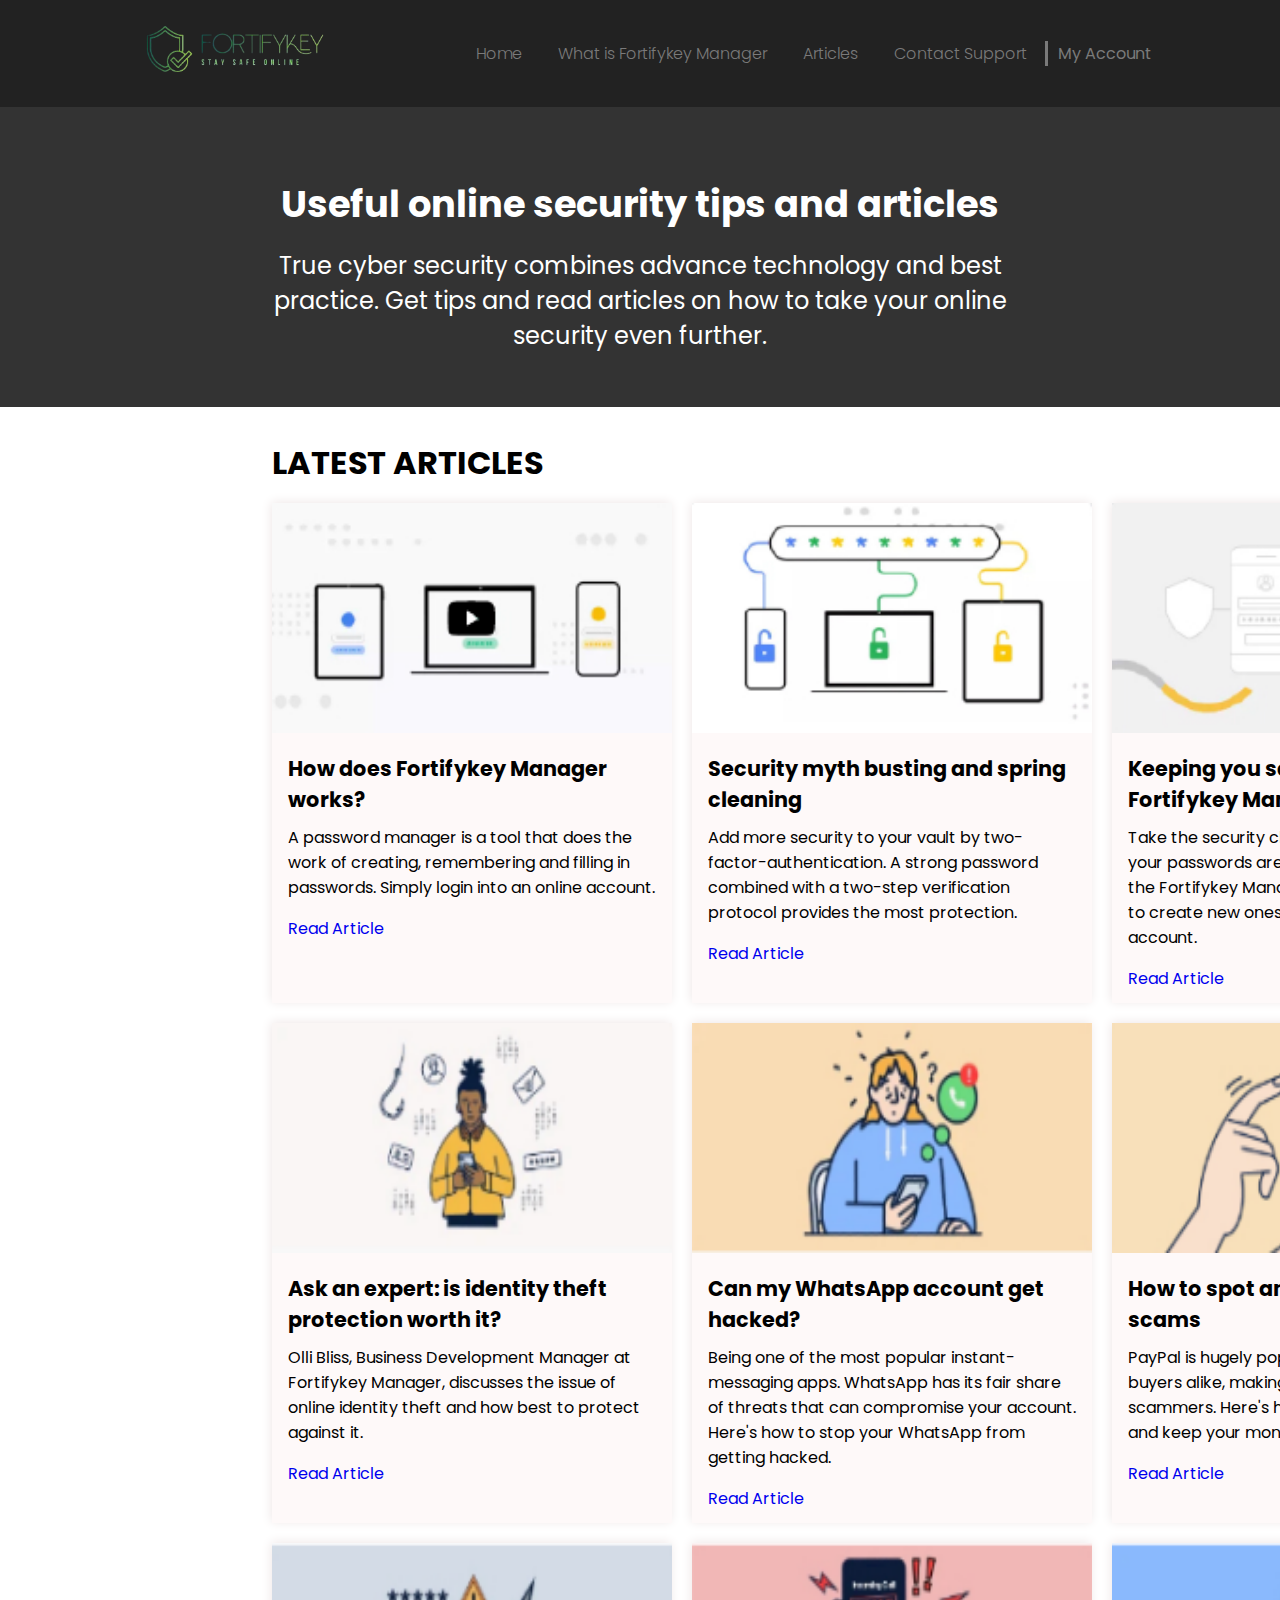
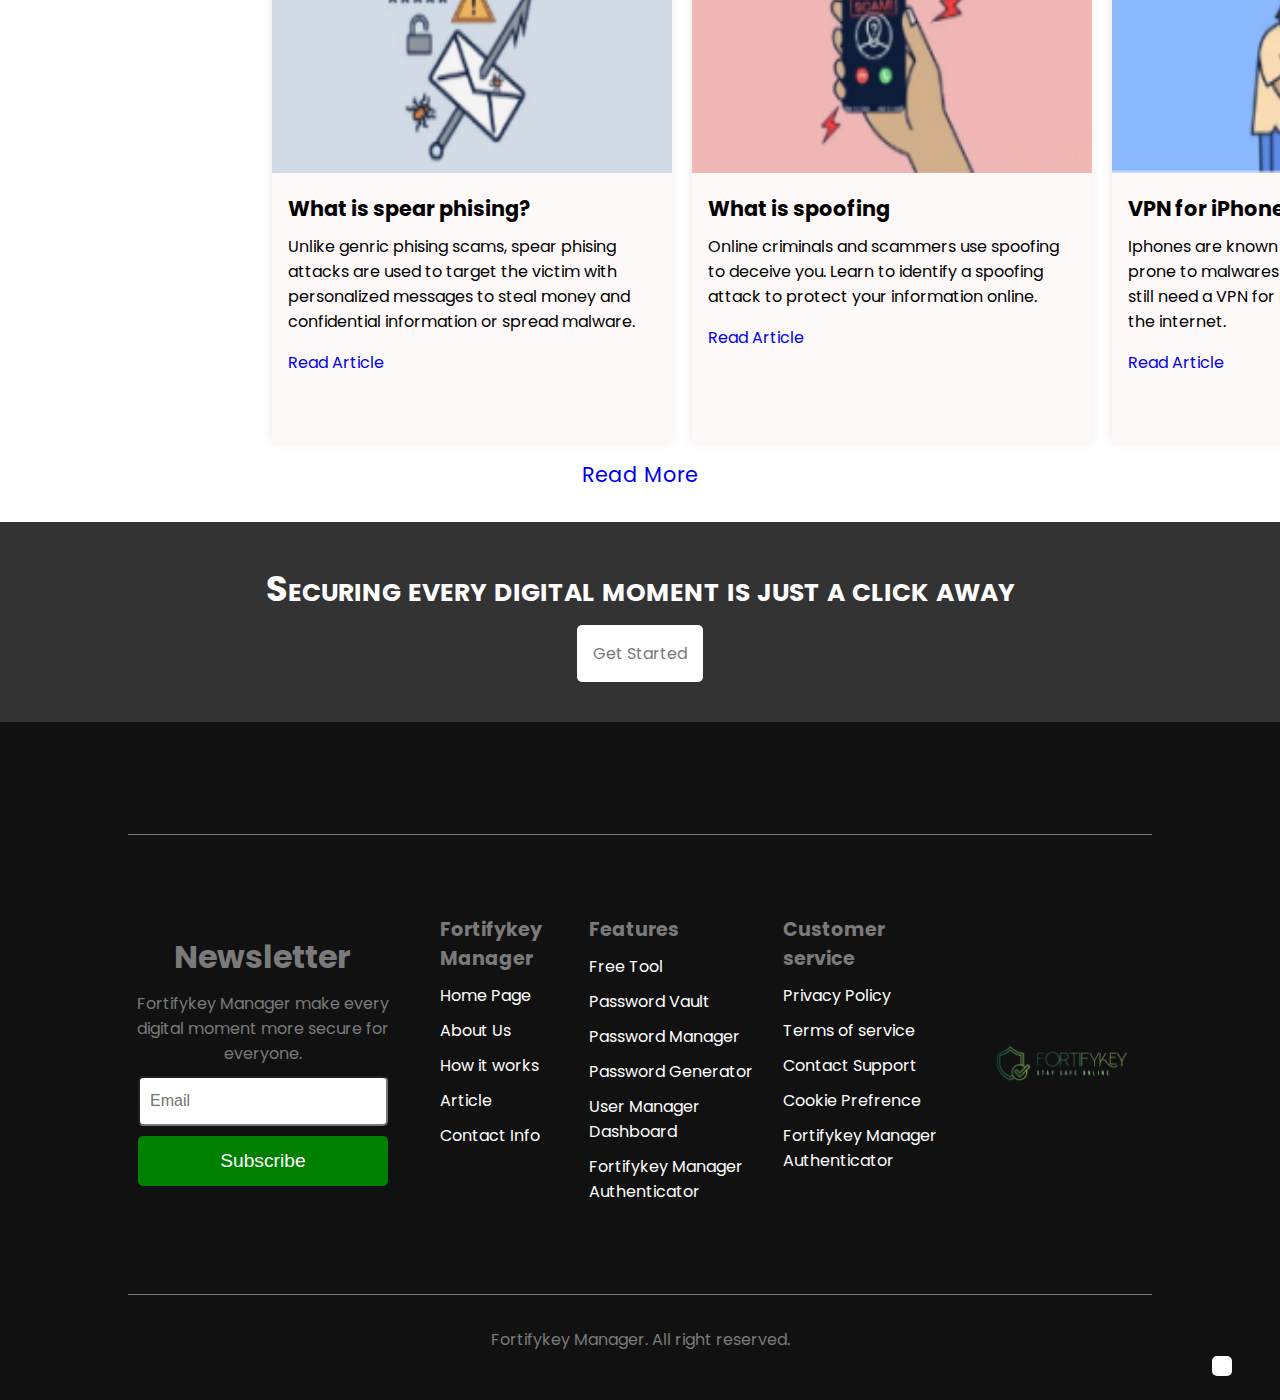
<file: html/article.html>
<!DOCTYPE html>
<html lang="en">
  <head>
    <meta charset="UTF-8" />
    <meta http-equiv="X-UA-Compatible" content="IE=edge" />
    <meta name="viewport" content="width=device-width, initial-scale=1.0" />
    <link
      rel="apple-touch-icon"
      sizes="180x180"
      href="../img/favicon/apple-touch-icon.png"
    />
    <link
      rel="icon"
      type="image/png"
      sizes="32x32"
      href="../img/favicon/favicon-32x32.png"
    />
    <link
      rel="icon"
      type="image/png"
      sizes="16x16"
      href="../img/favicon/favicon-16x16.png"
    />
    <link rel="manifest" href="../img/favicon/site.webmanifest" />
    <link
      rel="stylesheet"
      href="https://cdn.jsdelivr.net/npm/bootstrap-icons@1.11.1/font/bootstrap-icons.css"
      integrity="sha384-4LISF5TTJX/fLmGSxO53rV4miRxdg84mZsxmO8Rx5jGtp/LbrixFETvWa5a6sESd"
      crossorigin="anonymous"
    />
    <link rel="stylesheet" href="../css/mainStyle.css" />
    <link rel="stylesheet" href="../css/articleStyle.css" />
    <title>Fortifykey Manager</title>
  </head>
  <body>
    <header class="main-header">
      <div class="container flex">
        <div class="flex">
          <i class="bi bi-list hambuger"></i>
          <a href="../index.html">
            <img src="../img/logo.png" alt="logo" class="logo" />
          </a>
        </div>
        <nav class="nav-element flex">
          <ul class="nav-list flex">
            <li>
              <a href="../index.html">Home</a>
            </li>
            <li>
              <a href="./about.html">What is Fortifykey Manager</a>
            </li>
            <li>
              <a href="./article.html">Articles</a>
            </li>
            <li>
              <a href="./contact.html">Contact Support</a>
            </li>
          </ul>
          <ul class="nav-list-mobile flex hidden">
            <li>
              <a href="../index.html">Home</a>
            </li>
            <li>
              <a href="./about.html">What is Fortifykey Manager</a>
            </li>
            <li>
              <a href="./article.html">Articles</a>
            </li>
            <li>
              <a href="./contact.html">Contact Support</a>
            </li>
          </ul>
          <div class="btn-container">
            <a href="./log.html" class="link-btn flex">
              <i class="bi bi-person-fill account"></i>
              <p>My Account</p>
            </a>
          </div>
        </nav>
      </div>
    </header>

    <!-- Article Hero -->
    <main class="article_hero flex-center">
      <div class="container flex-center flex-column">
        <h1>Useful online security tips and articles</h1>
        <p>
          True cyber security combines advance technology and best practice. Get
          tips and read articles on how to take your online security even
          further.
        </p>
      </div>
    </main>

    <!-- Articles section -->
    <section class="article">
      <div class="container">
        <h1>LATEST ARTICLES</h1>
        <div class="articles_cards">
          <!-- Card 1 -->
          <div class="blog-card">
            <div class="blog-card-img">
              <img src="../img/video.PNG" alt="" />
            </div>
            <div class="blog-card-content">
              <h1>How does Fortifykey Manager works?</h1>
              <p>
                A password manager is a tool that does the work of creating,
                remembering and filling in passwords. Simply login into an
                online account.
              </p>
              <a href="#">Read Article <i class="bi bi-arrow-up-right"></i></a>
            </div>
          </div>
          <!-- Card 2 -->
          <div class="blog-card">
            <div class="blog-card-img">
              <img src="../img/securityMyth.PNG" alt="" />
            </div>
            <div class="blog-card-content">
              <h1>Security myth busting and spring cleaning</h1>
              <p>
                Add more security to your vault by two-factor-authentication. A
                strong password combined with a two-step verification protocol
                provides the most protection.
              </p>
              <a href="#">Read Article <i class="bi bi-arrow-up-right"></i></a>
            </div>
          </div>
          <!-- Card 3 -->
          <div class="blog-card">
            <div class="blog-card-img">
              <img src="../img/manage.PNG" alt="" />
            </div>
            <div class="blog-card-content">
              <h1>Keeping you safe online with Fortifykey Manager</h1>
              <p>
                Take the security challenge to see how strong your passwords
                are. If you have any weak, use the Fortifykey Manager Password
                generator to create new ones and update those account.
              </p>
              <a href="#">Read Article <i class="bi bi-arrow-up-right"></i></a>
            </div>
          </div>
          <!-- Card 4 -->
          <div class="blog-card">
            <div class="blog-card-img">
              <img src="../img/identityTheft.PNG" alt="" />
            </div>
            <div class="blog-card-content">
              <h1>Ask an expert: is identity theft protection worth it?</h1>
              <p>
                Olli Bliss, Business Development Manager at Fortifykey Manager,
                discusses the issue of online identity theft and how best to
                protect against it.
              </p>
              <a href="#">Read Article <i class="bi bi-arrow-up-right"></i></a>
            </div>
          </div>
          <!-- Card 5 -->
          <div class="blog-card">
            <div class="blog-card-img">
              <img src="../img/whatappAccount.PNG" alt="" />
            </div>
            <div class="blog-card-content">
              <h1>Can my WhatsApp account get hacked?</h1>
              <p>
                Being one of the most popular instant-messaging apps. WhatsApp
                has its fair share of threats that can compromise your account.
                Here's how to stop your WhatsApp from getting hacked.
              </p>
              <a href="#">Read Article <i class="bi bi-arrow-up-right"></i></a>
            </div>
          </div>
          <!-- Card 6 -->
          <div class="blog-card">
            <div class="blog-card-img">
              <img src="../img/paypal.PNG" alt="" />
            </div>
            <div class="blog-card-content">
              <h1>How to spot and avoid PayPal scams</h1>
              <p>
                PayPal is hugely popular among sellers and buyers alike, making
                it a tempting target for scammers. Here's how to avoid PayPal
                scams and keep your money safe online.
              </p>
              <a href="#">Read Article <i class="bi bi-arrow-up-right"></i></a>
            </div>
          </div>
          <!-- Card 7 -->
          <div class="blog-card">
            <div class="blog-card-img">
              <img src="../img/spearPhishing.PNG" alt="" />
            </div>
            <div class="blog-card-content">
              <h1>What is spear phising?</h1>
              <p>
                Unlike genric phising scams, spear phising attacks are used to
                target the victim with personalized messages to steal money and
                confidential information or spread malware.
              </p>
              <a href="#">Read Article <i class="bi bi-arrow-up-right"></i></a>
            </div>
          </div>
          <!-- Card 8 -->
          <div class="blog-card">
            <div class="blog-card-img">
              <img src="../img/spoofing.PNG" alt="" />
            </div>
            <div class="blog-card-content">
              <h1>What is spoofing</h1>
              <p>
                Online criminals and scammers use spoofing to deceive you. Learn
                to identify a spoofing attack to protect your information
                online.
              </p>
              <a href="#">Read Article <i class="bi bi-arrow-up-right"></i></a>
            </div>
          </div>
          <!-- Card 9 -->
          <div class="blog-card">
            <div class="blog-card-img">
              <img src="../img/vpn.PNG" alt="" />
            </div>
            <div class="blog-card-content">
              <h1>VPN for iPhone</h1>
              <p>
                Iphones are known to be safe to use and less prone to malwares
                than Android devices. You still need a VPN for iPhone for true
                privacy on the internet.
              </p>
              <a href="#">Read Article <i class="bi bi-arrow-up-right"></i></a>
            </div>
          </div>
        </div>
        <p class="G-link">
          <a href="http://www.google.com" target="_blank"
            >Read More <i class="bi bi-arrow-right"></i
          ></a>
        </p>
      </div>
    </section>

    <!-- Main footer -->
    <section class="hero-footer">
      <div class="container flex-center flex-column">
        <h1>Securing every digital moment is just a click away</h1>
        <a href="./signup.html">Get Started</a>
      </div>
    </section>

    <!-- Footer -->
    <footer class="footer-section">
      <a href="#" class="nav-top" title="Go Back To The Top"
        ><i class="bi bi-arrow-up"></i
      ></a>
      <div class="container">
        <div class="social-links">
          <i class="bi bi-facebook"></i>
          <i class="bi bi-twitter-x"></i>
          <i class="bi bi-instagram"></i>
          <i class="bi bi-linkedin"></i>
          <i class="bi bi-medium"></i>
          <i class="bi bi-reddit"></i>
        </div>
        <div class="main-footer flex">
          <div class="newsletter flex-center flex-column">
            <h1>Newsletter</h1>
            <p>
              Fortifykey Manager make every digital moment more secure for
              everyone.
            </p>
            <form>
              <input
                type="email"
                placeholder="Email"
                class="email-newsletter"
              />
              <button type="submit" class="newsletter-btn">Subscribe</button>
            </form>
          </div>
          <div class="footer-links">
            <div class="link">
              <h2>Fortifykey Manager</h2>
              <ul>
                <li><a href="../index.html">Home Page</a></li>
                <li><a href="./about.html">About Us</a></li>
                <li><a href="./about.html">How it works</a></li>
                <li><a href="./article.html">Article</a></li>
                <li><a href="./contact.html">Contact Info</a></li>
              </ul>
            </div>
            <div class="link">
              <h2>Features</h2>
              <ul>
                <li><a href="#">Free Tool</a></li>
                <li><a href="#">Password Vault</a></li>
                <li><a href="#">Password Manager</a></li>
                <li><a href="#">Password Generator</a></li>
                <li><a href="#">User Manager Dashboard</a></li>
                <li><a href="#">Fortifykey Manager Authenticator</a></li>
              </ul>
            </div>
            <div class="link">
              <h2>Customer service</h2>
              <ul>
                <li><a href="#">Privacy Policy</a></li>
                <li><a href="#">Terms of service</a></li>
                <li><a href="#">Contact Support</a></li>
                <li><a href="#">Cookie Prefrence</a></li>
                <li><a href="#">Fortifykey Manager Authenticator</a></li>
              </ul>
            </div>
          </div>
          <div class="footer-logo flex-center">
            <img src="../img/logo.png" alt="" class="" />
          </div>
        </div>
        <div class="copyright">
          <p>
            <i class="bi bi-c-circle"></i> Fortifykey Manager. All right
            reserved.
          </p>
        </div>
      </div>
    </footer>

    <script src="../js/main.js"></script>
  </body>
</html>
</file>
<file: css/mainStyle.css>
@import url('https://fonts.googleapis.com/css2?family=Lato:wght@300;400;700;900&family=Montserrat:ital,wght@0,400;0,500;0,600;0,700;0,800;0,900;1,400&family=Poppins:ital,wght@0,100;0,200;0,300;0,400;0,500;0,600;0,700;1,800&family=Roboto:wght@100;300&display=swap');

:root {
  --color-black: #111;
  --color-dark: #222;
  --color-white: rgb(255, 255, 255);
  --color-whitegrey: #f4f4f4;
  --color-grey: rgb(122, 122, 122);
  --color-red: rgb(233, 34, 34);
  --color-green: rgb(27, 94, 27);
  --color-darkblue: rgb(14, 3, 31);
  --bg-overlay: rgba(0, 0, 0, 0.4);
  --bg-overlay-white: rgba(110, 110, 110, 0.4);
  --font-poppins: 'Poppins', sans-serif;
  --font-lato: 'Lato', sans-serif;
  --font-roboto: 'Roboto', sans-serif;
  --font-montserrat: 'Montserrat', sans-serif;
  --transition: all 0.75s ease;
}

* {
  margin: 0;
  padding: 0;
  box-sizing: border-box;
}

body {
  position: relative;
  width: 100%;
  background-color: var(--color-white);
  font-family: var(--font-poppins);
}

a {
  text-decoration: none;
}

i {
  cursor: pointer;
}

ul {
  list-style: none;
}

img {
  width: 100%;
  height: 100%;
}

.container {
  width: 80%;
  margin: 0 auto;
}
.w-full {
  width: 100%;
}

.flex {
  display: flex;
  align-items: center;
  justify-content: space-between;
}
.flex-column {
  flex-direction: column;
}

.flex-center {
  display: flex;
  justify-content: center;
  align-items: center;
}
.flex-start {
  display: flex;
  justify-content: center;
  align-items: flex-start;
}
.flex-end {
  display: flex;
  justify-content: center;
  align-items: flex-end;
}

.grid {
  display: grid;
  grid-template-columns: 1fr 1fr;
}

/* Header Style */

.main-header {
  width: 100%;
  position: relative;
  background-color: var(--color-dark);
  padding: 5px 0;
  z-index: 10000;
  transition: var(--transition);
}

.fixed {
  position: fixed;
  top: 0;
  left: 0;
  background-color: var(--color-white);
  box-shadow: 0 2px 10px rgba(0, 0, 0, 0.3);
}

.hambuger {
  color: var(--color-grey);
  font-size: 2rem;
  margin-left: 10px;
  display: none;
}

.logo {
  width: 230px;
}

.nav-list li {
  margin: 0 2px;
  padding: 1rem;
  cursor: pointer;
}

.nav-list li:hover {
  background-color: var(--bg-overlay-white);
  border-radius: 5px;
}
.nav-list li a {
  color: var(--color-grey);
  font-weight: 300;
}

.link-btn {
  border-left: 3px solid var(--color-grey);
  padding-left: 5px;
}

.link-btn p {
  color: var(--color-grey);
}

.account {
  font-size: 2rem;
  color: var(--color-grey);
  margin-right: 5px;
}

.nav-list-mobile {
  width: 600px;
  height: 70px;
  position: absolute;
  background: var(--color-dark);
  top: 95px;
  left: 50%;
  transform: translateX(-50%);
  padding: 0 2rem;
  border-radius: 5px;
  animation: drop 0.75s forwards;
}

.nav-list-mobile a {
  color: var(--color-grey);
}

/* Main Style */
.heroSection {
  position: relative;
  height: 800px;
  overflow: hidden;
}

.swiper {
  width: 100%;
  height: 100%;
}

.swiper-slide {
  position: relative;
  display: flex;
  justify-content: flex-start;
  align-items: flex-end;
  padding-bottom: 5rem;
}

.swiper-button-prev {
  left: 1rem;
  color: #ffffff;
}

.swiper-button-next {
  right: 1rem;
  color: #ffffff;
}

.swiper-slide .img {
  position: absolute;
  top: 0;
  left: 0;
  width: 100%;
  z-index: -100;
}

.swiper-slide .overlay {
  position: absolute;
  top: 0;
  left: 0;
  width: 100%;
  height: 100%;
  background-color: var(--bg-overlay);
  z-index: -1;
}

.swiper-slide .text-content {
  width: 700px;
  color: #ffffff;
}

.text-content h2 {
  font-weight: 400;
  font-size: 2rem;
  padding: 10px 0;
}

.text-content p {
  font-size: 1.2rem;
  font-weight: 200;
}

/* Prompt */
.prompt {
  background: #f9f9f8;
  padding: 1rem 0;
}

.prompt-content {
  margin: 0 1rem;
  width: 300px;
  text-align: center;
}

.prompt-content h1 {
  margin-bottom: 10px;
  color: var(--color-grey);
}
.prompt-content p {
  color: var(--color-grey);
}

.prompt-content .bi {
  color: gold;
}

/* Main */
.hero-footer {
  position: relative;
  background: #333;
  padding: 2.5rem 0;
  margin: 0;
}

.hero-footer h1 {
  text-align: center;
  color: var(--color-white);
  font-size: 2.2rem;
  font-variant: small-caps;
}

.hero-footer a {
  background: var(--color-white);
  color: var(--color-grey);
  padding: 1rem;
  border-radius: 5px;
  margin-top: 10px;
}

/* About Section */
.about-section {
  margin: 2rem 0;
}

.content {
  width: 700px;
  padding: 1rem 10px;
  align-items: flex-start;
  color: var(--color-grey);
}

.content h2 {
  font-size: 2.5rem;
  margin: 1rem 0;
  font-family: var(--font-lato);
  color: var(--color-dark);
  font-variant: small-caps;
}
.content h3 {
  font-size: 1.3rem;
  margin: 0 0 1rem;
  font-family: var(--font-lato);
}
.content a {
  background: var(--color-dark);
  color: var(--color-whitegrey);
  padding: 1rem;
  border-radius: 5px;
  margin-top: 10px;
}

.about-img img {
  border-radius: 10px;
}

/* Intro Section */
.intro-section {
  background: var(--color-black);
  padding: 2rem 0 4rem;
}

.intro-content {
  width: 650px;
  padding: 1rem 0;
}

.intro-section img {
  width: 100px;
  margin-top: 1rem;
}

.intro-content h1 {
  font-size: 3rem;
  color: var(--color-grey);
  margin-bottom: 10px;
}

.intro-content p {
  font-size: 1.1rem;
  color: var(--color-grey);
  margin-bottom: 2rem;
}

.intro-content a {
  background: var(--color-white);
  color: var(--color-dark);
  padding: 1rem;
  border-radius: 5px;
}

.diduknow {
  position: relative;
  color: var(--color-grey);
  padding: 1rem 0;
}

.card {
  position: relative;
  border: 4px solid var(--color-grey);
  margin: 20px 0;
  padding: 2rem;
  border-radius: 5px;
  opacity: 0.6;
}

.card:first-of-type {
  left: -30px;
}
.card:last-of-type {
  right: -40px;
  bottom: -40px;
}

.card h1 {
  font-size: 2rem;
  color: var(--color-white);
  margin: 1rem 0;
}

/* Features */

.features-section {
  padding: 1rem 0;
}

.features-section .container > h1 {
  width: 600px;
  font-size: 2.3rem;
  color: var(--color-dark);
  margin: 10px auto;
  text-align: center;
  font-family: var(--font-montserrat);
}

.features-section .container > p {
  width: 600px;
  margin: 10px auto;
  text-align: center;
  font-family: var(--font-roboto);
  color: var(--color-grey);
}

.features-card {
  padding: 1rem 10px;
  margin: 2rem 0 4rem;
  gap: 100px;
}

.card-content {
  width: 500px;
}

.card-content:nth-child(odd) {
  margin-left: auto;
  text-align: end;
}
.card-content:nth-child(even) {
  margin-right: auto;
  text-align: start;
}

.card-content h2 {
  color: var(--color-green);
  font-size: 1.5rem;
  margin-bottom: 10px;
}

.card-content p {
  color: var(--color-grey);
  font-size: 1.2rem;
  font-weight: 300;
  margin-bottom: 10px;
}
.card-content a {
  color: rgb(72, 72, 242);
  margin-bottom: 10px;
}

.card-img {
  position: relative;
  width: 400px;
}
.card-img:nth-child(odd) {
  margin-left: auto;
}
.card-img img {
  border-radius: 5px;
  box-sizing: border-box;
}

.img-height {
  height: 300px;
}

.card-img .overlay {
  border-radius: 5px;
}

/* Free tool section */
.freetool-section {
  background: var(--color-dark);
  padding: 3rem 0;
  margin-bottom: 3rem;
}
.tool-title {
  width: 900px;
  text-align: center;
  margin: 10px auto;
  font-size: 2.5rem;
  color: var(--color-grey);
}

.tool-sub-title {
  color: var(--color-grey);
  text-align: center;
}

.card-form {
  border: 5px dashed var(--color-grey);
  width: 700px;
  margin: 3rem auto 1rem;
  padding: 2rem;
  border-radius: 5px;
  transition: var(--transition);
}

.card-form:hover {
  border-color: var(--color-green);
}

.card-form .form-control {
  position: relative;
  width: 100%;
  display: flex;
  justify-content: start;
  align-items: center;
  margin: 0 0 1.2rem;
}

.card-form label {
  font-weight: 300;
  font-size: 1.2rem;
  color: var(--color-grey);
}

.card-form .length {
  width: 80px;
  height: 40px;
  text-align: center;
  font-size: 1.1rem;
  font-weight: 600;
  color: green;
  border-radius: 5px;
  border-color: rgb(21, 161, 21);
}

.card-form .screen-con {
  background-color: var(--text-white);
}

.card-form .input-con {
  background-color: var(--text-white);
  padding: 10px 1rem;
}

.card-form .screen-con .screen {
  width: 100%;
  height: 4rem;
  padding: 0 10px;
  font-size: 2rem;
  font-weight: 300;
  background: var(--color-grey);
  color: var(--color-white);
}

.card-form .form-control .bi-clipboard {
  position: absolute;
  right: 1.5rem;
  font-size: 1.2rem;
  color: var(--color-white);
}

.copy-success {
  position: absolute;
  justify-content: flex-start;
  font-size: 1.2rem;
  font-weight: 300;
  right: 1.5rem;
  color: var(--color-green);
}

.card-form .form-control input[type='checkbox'] {
  cursor: pointer;
  width: 25px;
  height: 25px;
  margin-right: 10px;
}

.card-form .btn-container {
  display: flex;
  justify-content: space-between;
  align-items: center;
}

.card-form .button {
  font-weight: 300;
  color: var(--color-white);
  border: none;
  width: 100%;
  height: 60px;
  padding: 1rem 0;
  margin-top: 10px;
  cursor: pointer;
  font-size: 1.2rem;
}

.card-form .button:focus {
  outline: none;
}

.card-form .button:first-child {
  background-color: var(--color-green);
  margin-right: 5px;
}

/* Faqs  */
.faqs-container {
  width: 800px;
  padding: 1rem 10px;
}

.faqs-container .heading {
  text-align: center;
  font-weight: 300;
  margin-bottom: 1.3rem;
}

.faqs {
  margin-bottom: 10px;
  padding: 0.8rem 10px;
  border-bottom: 2px solid var(--color-black);
}

.faqs:last-child {
  border-bottom: none;
}

.faqs .title-container {
  display: flex;
  justify-content: space-between;
  align-items: center;
}

.faqs .title-container h2 {
  font-size: 1rem;
}

.faqs .faqs-content {
  margin-top: 10px;
  padding: 10px 0;
  font-weight: 300;
}

/* Testimonial */
.testimonial-section {
  padding: 2rem 0;
  background-color: #f7f7f7;
}

.testimonial-section .container > h1 {
  text-align: center;
  font-size: 2rem;
}

.testimonial-cards {
  margin: 3rem 0;
}

.tes-card {
  width: 500px;
  height: 460px;
  padding: 1rem 2rem;
  background: var(--color-white);
  border-radius: 5px;
  display: flex;
  flex-direction: column;
  justify-content: center;
  cursor: pointer;
  transition: var(--transition);
}

.tes-card:nth-child(2) {
  margin: 0 1rem;
}

.star-container .bi {
  color: gold;
}

.tes-card:hover {
  background: var(--color-whitegrey);
}

.logo-tes {
  width: 40px;
}

.card-header {
  margin: 10px 0;
}

.tes-card-content p {
  color: var(--color-grey);
  font-size: 1rem;
  margin-bottom: 10px;
}

.card-profile {
  display: flex;
  justify-content: flex-start;
  align-items: center;
  margin-top: 1rem;
}

.card-profile .profile-img {
  width: 80px;
  height: 80px;
  margin-right: 1rem;
}

.card-profile .profile-details h2 {
  margin-bottom: 8px;
  font-weight: 300;
  font-size: 1.3rem;
}

/* Blog */
.blog-section {
  margin: 1rem 0 3rem;
}

.blog-section .container > h1 {
  text-align: center;
  font-size: 2rem;
  margin-bottom: 2rem;
}

.blog-card {
  margin: 0 1rem;
  width: 400px;
  height: 420px;
  border-radius: 5px;
  border: 1px solid #999;
  box-shadow: 1px 1px 10px var(--color-whitegrey);
}

.blog-card-img {
  height: 230px;
}

.blog-card-content {
  padding: 10px 1rem;
}

.blog-card-content h4 {
  font-weight: 300;
  padding: 10px 0;
}

.blog-card-content h1 {
  font-size: 1.3rem;
  margin: 10px 0 1.3rem;
}

/* Footer */
.footer-section {
  background: var(--color-black);
  padding: 1rem 0;
}

.social-links {
  padding: 1rem 0;
}

.social-links i {
  color: var(--color-grey);
  font-size: 2rem;
  margin-right: 1rem;
}

.main-footer {
  border-top: 1px solid var(--color-grey);
  border-bottom: 1px solid var(--color-grey);
  padding: 5rem 0;
  margin: 1rem 0;
}

.newsletter {
  margin-right: 1rem;
  width: 400px;
}

.newsletter h1 {
  color: var(--color-grey);
}

.newsletter p {
  text-align: center;
  color: var(--color-grey);
  margin: 10px 0;
}

.newsletter form {
  width: 100%;
  padding: 0 10px;
}

.newsletter .email-newsletter {
  width: 100%;
  height: 50px;
  font-size: 1rem;
  padding: 5px 10px;
  background-color: var(--color-white);
  border-radius: 5px;
  caret-color: #999;
}
.newsletter .email-newsletter:focus {
  outline: none;
}

.newsletter .newsletter-btn {
  width: 100%;
  height: 50px;
  margin: 10px 0;
  background-color: green;
  color: var(--color-white);
  font-size: 1.2rem;
  font-weight: 300;
  border: none;
  border-radius: 5px;
  cursor: pointer;
  transition: var(--transitiona);
}

.newsletter .newsletter-btn:hover {
  transform: scale(0.98);
}

.footer-links {
  margin: 0 1rem;
  display: flex;
  justify-content: flex-start;
  align-items: flex-start;
}

.footer-links .link {
  margin: 0 10px;
}
.link h2 {
  font-size: 1.2rem;
  color: var(--color-grey);
  margin-bottom: 10px;
}

.link li {
  margin-bottom: 10px;
}

.link li a {
  color: var(--color-white);
}

.footer-logo {
  width: 250px;
}

.copyright {
  text-align: center;
  color: var(--color-grey);
  margin: 2rem 0;
}

.nav-top {
  font-size: 2rem;
  background: var(--color-white);
  color: var(--color-dark);
  padding: 10px;
  border-radius: 5px;
  position: absolute;
  bottom: 1.5rem;
  right: 3rem;
}

/* s */
.overlay {
  position: absolute;
  top: 0;
  left: 0;
  width: 100%;
  height: 100%;
  background-color: var(--bg-overlay);
  z-index: 10;
}

.hidden {
  display: none;
}

@media (max-width: 1024px) {
  .swiper-slide {
    padding-left: 1rem;
  }
  .swiper-button-prev,
  .swiper-button-next,
  .swiper-pagination {
    display: none;
  }

  .container {
    width: 100%;
  }

  .main-header i {
    display: block;
  }

  .nav-list {
    display: none;
  }

  .nav-list-mobile {
    top: 100px;
  }

  .btn-container {
    margin-right: 5px;
  }

  .link-btn {
    border: none;
    border-radius: 2px;
    padding: 10px;
    background: var(--color-black);
    color: var(--color-dark);
  }

  /* About */
  .about-section .grid {
    display: flex;
    flex-direction: column-reverse;
  }

  .about-img {
    padding: 0 1rem;
  }

  /* intero */
  .intro-section .flex {
    flex-direction: column;
  }

  /* features */
  .features-section .grid {
    display: flex;
    flex-direction: column;
    justify-content: center;
    align-items: center;
  }

  .features-section .grid:nth-child(odd) {
    flex-direction: column-reverse;
  }

  .features-section .flex-end,
  .features-section .flex-start {
    margin: 0 auto;
    justify-content: center;
    align-items: center;
  }

  .card-content:nth-child(odd) {
    margin: 0 auto;
    text-align: center;
  }
  .card-content:nth-child(even) {
    margin: 0 auto;
    text-align: center;
  }

  .card-img:nth-child(odd),
  .card-img:nth-child(even) {
    margin: 0 auto;
  }

  .tool-title {
    width: 100%;
  }
  /* Faqs */
  .faqs-container {
    width: 100%;
    padding: 1rem 4rem;
  }

  /* Tes */
  .testimonial-cards {
    flex-direction: column;
  }

  .tes-card {
    margin: 1rem 0;
    height: auto;
  }

  /* Blog */
  .blog-cards {
    flex-direction: column;
  }

  .blog-card {
    margin: 1rem 0;
  }

  /* footer */
  .social-links {
    width: 100%;
    display: flex;
    justify-content: center;
    align-items: center;
  }

  .main-footer {
    flex-direction: column;
    padding: 2rem 0;
  }
  .newsletter {
    width: 100%;
    padding: 0 3rem;
    margin-bottom: 1rem;
  }

  .footer-links {
    margin: 1rem 0;
    padding: 1rem;
  }

  .footer-logo {
    width: 300px;
  }
}

@media (max-width: 600px) {
  .swiper-slide {
    padding: 0 0 2rem 10px;
  }

  .swiper-slide .text-content {
    width: 100%;
  }
  .heroSection {
    height: 500px;
  }
  .logo {
    width: 150px;
  }
  .link-btn {
    padding: 2px 6px;
  }

  .nav-list-mobile {
    top: 100%;
    width: 250px;
    height: auto;
    flex-direction: column;
    padding: 1rem 0;
  }
  .nav-list-mobile li {
    margin: 10px 0;
  }

  .text-content {
    width: 100%;
  }

  .text-content h2 {
    font-size: 1.5rem;
  }

  .text-content p {
    font-size: 1rem;
    margin: 0 5px;
  }

  .prompt .flex-center {
    flex-direction: column;
  }

  .prompt-content {
    margin: 1rem 0;
  }

  .content {
    width: 100%;
  }

  .intro-content {
    width: 100%;
  }

  .intro-section {
    padding: 1rem;
  }

  .card:first-of-type,
  .card:last-of-type {
    left: 50%;
    transform: translate(-50%);
  }

  .features-section .container > h1,
  .features-section .container > p {
    width: 100%;
  }

  .card-content,
  .card-img {
    width: 100%;
  }

  .freetool-section {
    padding: 3rem 1rem;
  }

  .card-form {
    width: 100%;
  }

  .faqs-container {
    width: 100%;
    padding: 1rem 2rem;
  }

  .testimonial-cards {
    padding: 0 1rem;
  }
  .tes-card {
    width: 100%;
  }

  .blog-cards {
    padding: 0 1rem;
  }

  .blog-card {
    width: 100%;
  }

  .footer-links {
    flex-direction: column;
  }

  .footer-links .link {
    margin: 1rem 0;
  }
  .nav-top {
    display: none;
  }
}

@keyframes drop {
  0% {
    transform: translateX(100%);
  }

  50% {
    transform: translateX(-50%);
  }
  60% {
    transform: translateX(-45%);
  }
  70% {
    transform: translateX(-43%);
  }
  80% {
    transform: translateX(-41%);
  }
  90% {
    transform: translateX(-47%);
  }
  100% {
    transform: translateX(-50%);
  }
}
</file>
<file: css/aboutStyle.css>
:root {
  --color-black: #111;
  --color-dark: #222;
  --color-dark-variant: #333;
  --color-white: rgb(255, 255, 255);
  --color-whitegrey: #fef9f9;
  --color-grey: rgb(122, 122, 122);
  --color-red: rgb(233, 34, 34);
  --color-green: rgb(27, 94, 27);
  --color-darkblue: rgb(14, 3, 31);
  --bg-overlay: rgba(0, 0, 0, 0.4);
  --bg-overlay-white: rgba(110, 110, 110, 0.4);
  --transition: all 0.75s ease;
}

.about-hero {
  background: var(--color-dark-variant);
  padding: 2rem 1rem;
}

.about_hero_img {
  width: 600px;
  margin-right: 4rem;
  border-radius: 10px;
}

.about_hero_img img {
  border-radius: 10px;
  cursor: pointer;
}

.about_hero_content {
  width: 600px;
  margin-left: 4rem;
}

.about_hero_content h1 {
  color: var(--color-white);
  font-size: 2.2rem;
}

.about_hero_content p {
  color: var(--color-grey);
}

.about_hero_content p:first-of-type {
  margin: 1rem 0;
}

.about_hero_content p:last-of-type {
  margin-bottom: 2rem;
}

.about_hero_btn {
  background: var(--color-white);
  color: var(--color-grey);
  padding: 1rem;
  border-radius: 5px;
  margin-bottom: -10px;
  border: none;
  cursor: pointer;
}

.about_hero_btn:hover {
  transform: scale(0.99);
}

/* About */
.about_section {
  margin: 2rem 0;
  padding: 2rem 0;
}

.about_content {
  width: 600px;
  margin-right: 2rem;
}

.about_content h2 {
  font-size: 2rem;
  margin-bottom: 1rem;
}

.about_content p {
  color: var(--color-dark);
}

.about_content p:first-of-type {
  margin: 1rem 0;
}

.about_img {
  margin-left: 2rem;
  width: 600px;
}

.about_img img {
  border-radius: 10px;
}

/* Features */
._features {
  background-color: var(--color-whitegrey);
  margin: 1rem 0;
  padding: 2rem 0;
}

._features h1 {
  text-align: center;
  font-size: 2.3rem;
}

._features_content_container {
  margin: 2rem 0 1rem;
  padding: 1rem 0;
}

._features_content {
  width: 400px;
}

._features_content:nth-child(2) {
  margin: 0 3rem;
}

._features_content img {
  width: 100px;
  margin-bottom: 1rem;
}

._features_content h3 {
  margin-bottom: 10px;
  font-size: 1.3rem;
}

._features_content p {
  text-align: center;
}

/* Offer */
.offers {
  margin: 1rem 0;
  padding: 1rem 0;
}

.offers h4,
.offers h1,
.offers h3 {
  text-align: center;
}

.offers h1 {
  font-size: 2rem;
  margin: 7px 0;
}
.offers h3 {
  font-size: 1.3rem;
  width: 800px;
  margin: 0 auto 1rem;
}
.offers h4 {
  margin: 1rem auto 0;
}

.offers_content_container {
  display: grid;
  grid-template-columns: repeat(2, 1fr);
  gap: 2rem;
  align-items: flex-start;
  margin: 3rem 0;
}

.offers_content {
  width: 700px;
  justify-content: flex-start;
}

.offers_content img {
  width: 120px;
  height: 100px;
  margin-right: 1rem;
}

.text_content h3 {
  width: 100%;
  text-align: start;
}

/* Awareness */
.awareness {
  background: var(--color-dark);
  padding: 3rem 0;
}

.awareness .container > h1 {
  color: var(--color-white);
  margin: 1rem 0 10px;
  text-align: center;
  font-size: 2.3rem;
}

.awareness .container > p {
  text-align: center;
  color: var(--color-white);
  margin-bottom: 2rem;
}

.awareness_content_container {
  padding: 1rem 0;
}

.awarness_img {
  width: 700px;
  margin-right: 2rem;
  padding: 1rem;
}

.awareness_content {
  margin-left: 2rem;
  width: 600px;
}

.awareness_content h1 {
  margin: 1.2rem 0 10px;
  font-size: 1.6rem;
  color: var(--color-white);
}

.awareness_content p {
  color: var(--color-grey);
}

@media (max-width: 1024px) {
  .about-hero .flex-center {
    flex-direction: column;
  }

  .about_hero_img {
    margin: 10px auto;
  }

  .about_hero_content {
    margin: 2rem auto;
  }

  .about_section .flex-center {
    flex-direction: column-reverse;
    gap: 1rem;
  }

  .about_content {
    margin: 1rem auto;
  }

  .about_img {
    margin: 10px auto;
  }

  .offers h3 {
    font-size: 1.1rem;
    width: 600px;
  }

  ._features_content_container {
    flex-direction: column;
    gap: 2rem;
  }

  .offers_content_container {
    grid-template-columns: 1fr;
  }

  .offers_content {
    margin: 0 auto;
  }

  .awareness_content_container {
    flex-direction: column;
  }

  .awarness_img {
    margin: 0 auto;
  }

  .awareness_content {
    margin: 0 auto;
    width: 700px;
    padding: 0 1rem;
  }
}

@media (max-width: 600px) {
  .about_hero_img,
  .about_hero_content,
  .about_content,
  .about_img,
  ._features_content,
  .offers h3,
  .offers_content,
  .awarness_img,
  .awareness_content {
    width: 100%;
  }

  .about_section {
    margin: 1rem 0;
    padding: 1rem 1rem;
  }

  .offers {
    padding: 1rem 1rem;
  }
}
</file>
<file: css/articleStyle.css>
:root {
  --color-black: #111;
  --color-dark: #222;
  --color-dark-variant: #333;
  --color-white: rgb(255, 255, 255);
  --color-whitegrey: #fef9f9;
  --color-whitegrey2: #efe8e8;
  --color-grey: rgb(122, 122, 122);
  --color-red: rgb(233, 34, 34);
  --color-green: rgb(27, 94, 27);
  --color-darkblue: rgb(14, 3, 31);
  --bg-overlay: rgba(0, 0, 0, 0.4);
  --bg-overlay-white: rgba(110, 110, 110, 0.4);
  --transition: all 0.75s ease;
}

.article_hero {
  background: var(--color-dark-variant);
  padding: 2rem 0;
  height: 300px;
  margin-bottom: 1rem;
}

.article_hero h1 {
  color: var(--color-white);
  margin: 1rem 0;
  font-size: 2.3rem;
}
.article_hero p {
  color: var(--color-white);
  font-size: 1.5rem;
  text-align: center;
  width: 80%;
}

.article .container {
  width: 70%;
  padding: 1rem 5rem;
  margin: 0 auto;
}

.articles_cards {
  display: grid;
  grid-template-columns: repeat(3, 1fr);
  gap: 20px;
  margin: 1rem 0;
}
.articles_cards .blog-card {
  margin: 0;
  border: none;
  background-color: var(--color-whitegrey);
  padding: 0 0 2rem;
  height: 500px;
  box-shadow: -1px -1px 10px var(--color-whitegrey2);
  cursor: pointer;
  border-radius: 0;
  transition: var(--transition);
}

.articles_cards .blog-card:hover {
  transform: scale(0.98);
}

.articles_cards .blog-card h1 {
  margin-bottom: 10px;
}
.articles_cards .blog-card p {
  font-size: 1rem;
  margin-bottom: 1rem;
}

.G-link {
  text-align: center;
  font-size: 1.3rem;
  margin: 1rem 0;
}

@media (max-width: 1024px) {
  .article_hero {
    height: auto;
  }

  .articles_cards {
    grid-template-columns: 1fr;
  }
}

@media (max-width: 600px) {
  .article_hero h1 {
    text-align: center;
  }

  .article_hero p {
    width: 100%;
  }

  .article .container {
    width: 100%;
    padding: 0 1rem;
  }

  .articles_cards .blog-card {
    width: 100%;
  }
}
</file>
